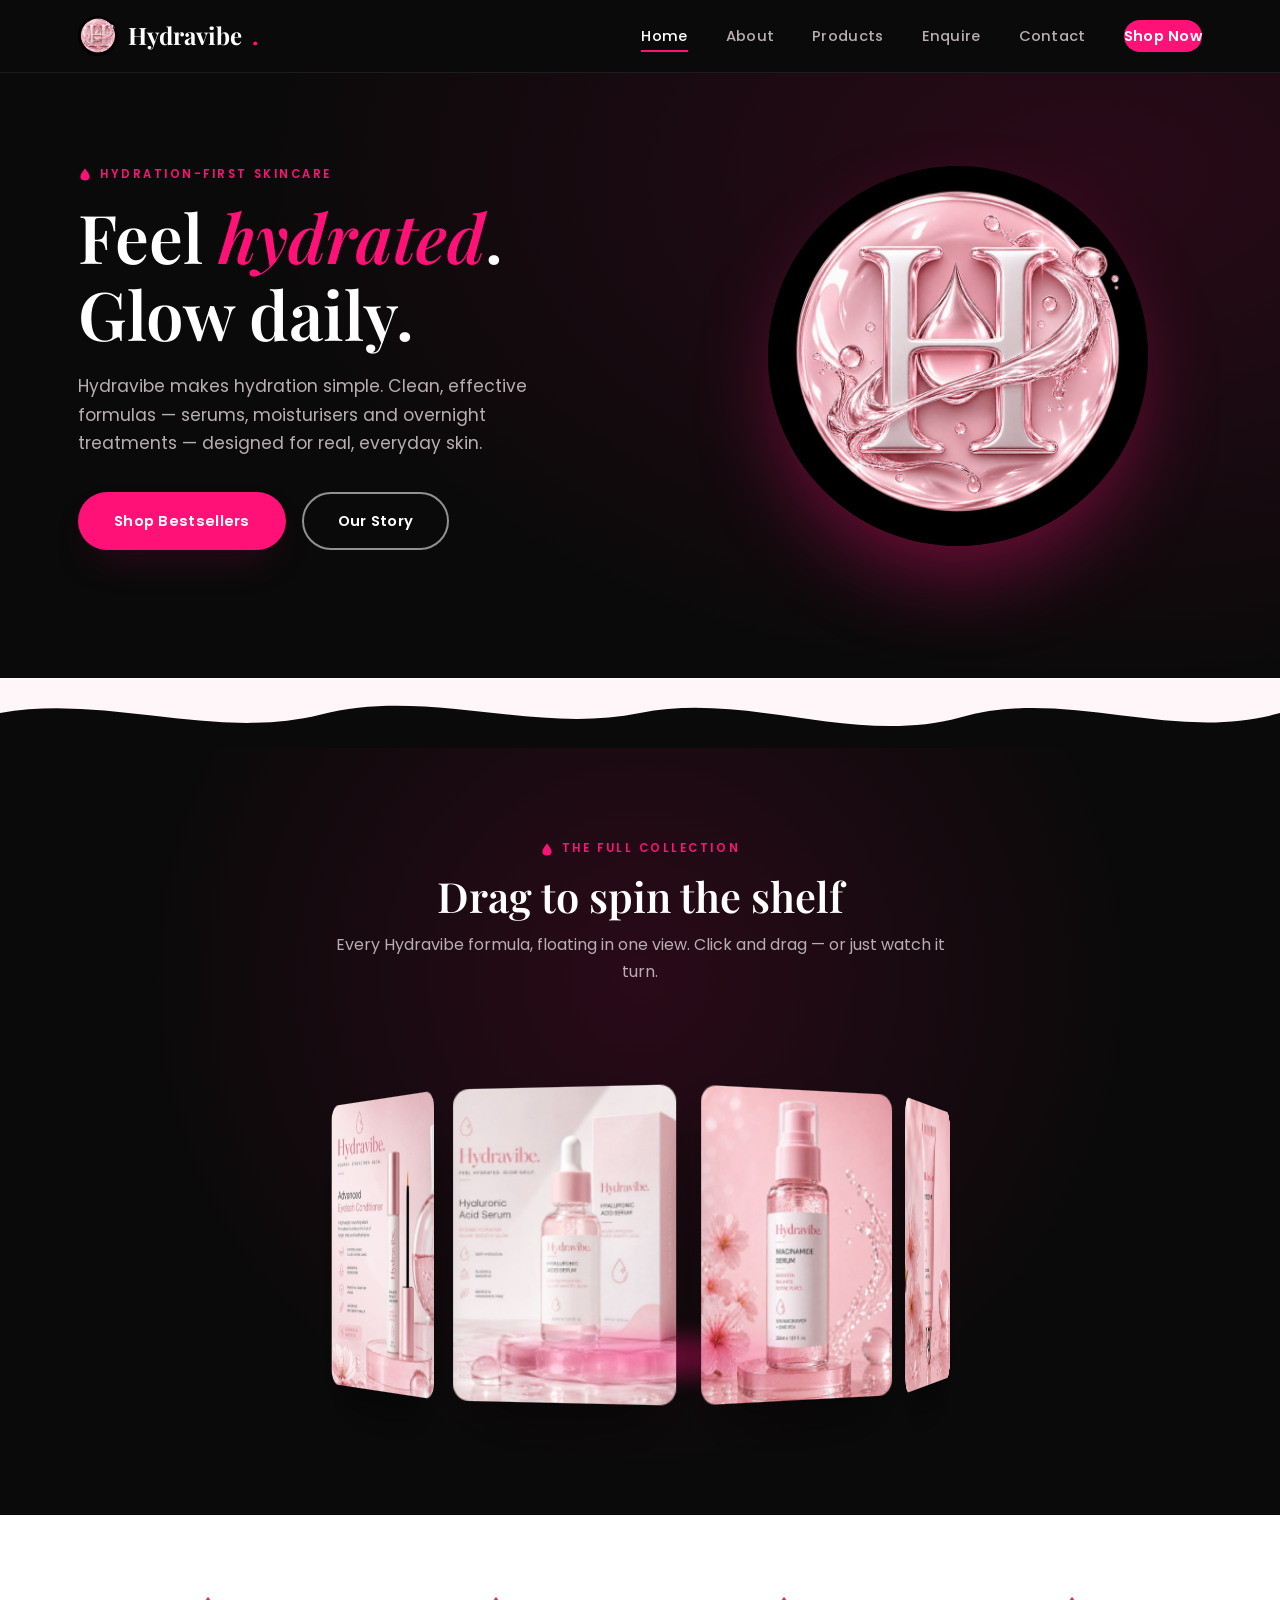
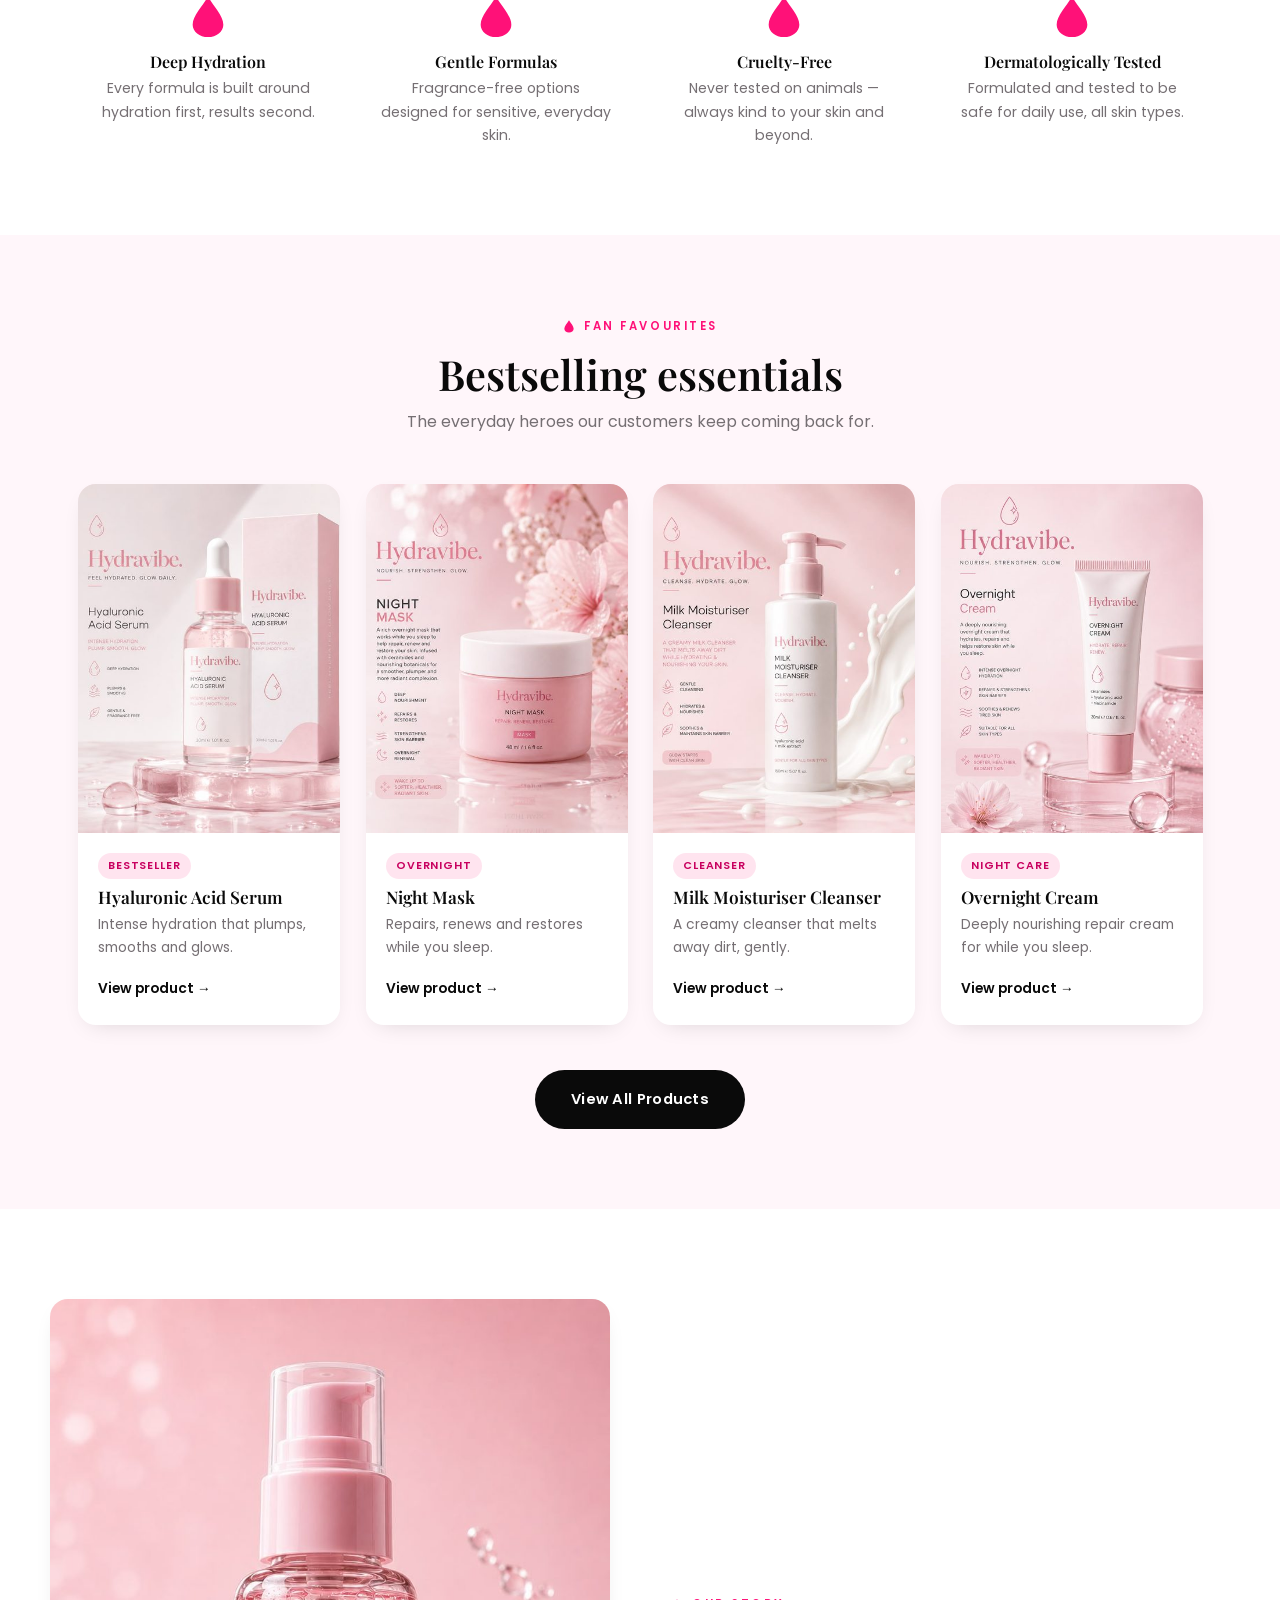
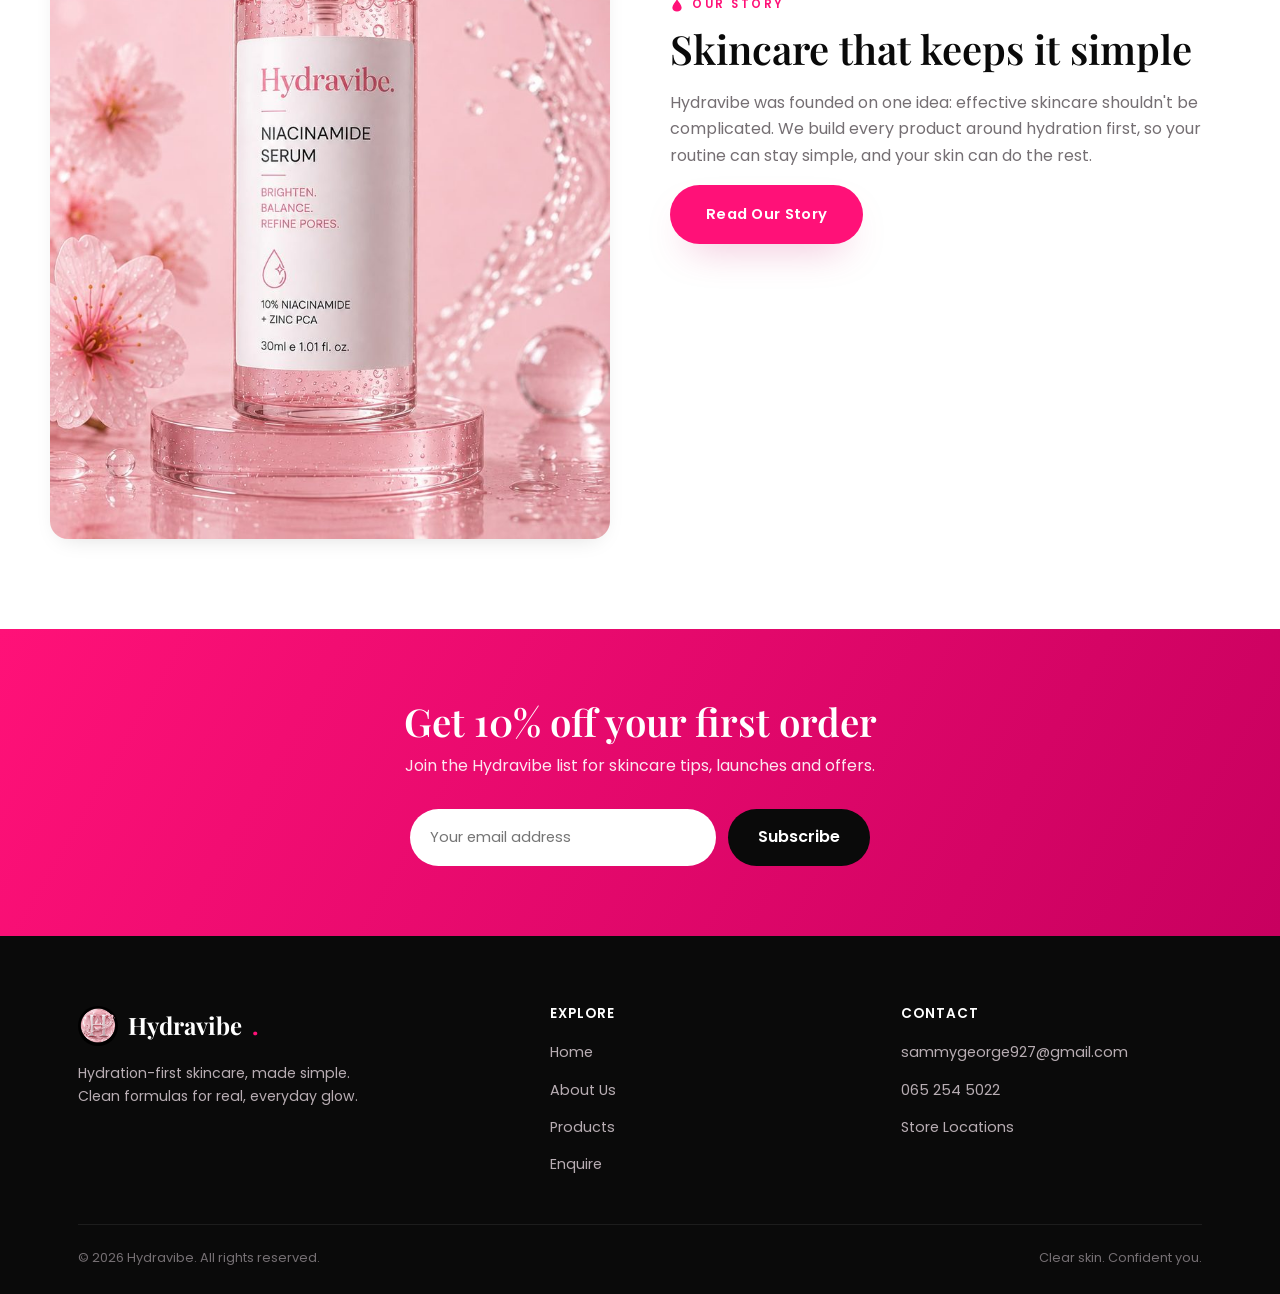
<file: index.html>
<!DOCTYPE html>
<html lang="en">
<head>
<meta charset="UTF-8">
<meta name="viewport" content="width=device-width, initial-scale=1.0">
<title>Hydravibe | Feel Hydrated. Glow Daily.</title>
<meta name="description" content="Hydravibe is a hydration-first skincare brand. Shop serums, moisturisers and overnight treatments made to help your skin glow every day.">
<link rel="icon" type="image/jpeg" href="images/logo.jpg">
<link rel="stylesheet" href="css/style.css">
</head>
<body>

<!-- ===== HEADER ===== -->
<header class="site-header">
  <nav class="nav">
    <a href="index.html" class="logo">
      <img src="images/logo.jpg" alt="Hydravibe logo">
      Hydravibe<span>.</span>
    </a>
    <ul class="nav-links">
      <li><a href="index.html">Home</a></li>
      <li><a href="about.html">About</a></li>
      <li><a href="products.html">Products</a></li>
      <li><a href="enquiry.html">Enquire</a></li>
      <li><a href="contact.html">Contact</a></li>
      <li><a href="products.html" class="nav-cta">Shop Now</a></li>
    </ul>
    <button class="nav-toggle" aria-label="Toggle menu">
      <span></span><span></span><span></span>
    </button>
  </nav>
</header>

<!-- ===== HERO ===== -->
<section class="hero">
  <div class="hero-inner">
    <div class="hero-copy">
      <span class="eyebrow">Hydration-First Skincare</span>
      <h1>Feel <em>hydrated</em>.<br>Glow daily.</h1>
      <p class="lead">Hydravibe makes hydration simple. Clean, effective formulas — serums, moisturisers and overnight treatments — designed for real, everyday skin.</p>
      <div class="hero-actions">
        <a href="products.html" class="btn btn-primary">Shop Bestsellers</a>
        <a href="about.html" class="btn btn-outline">Our Story</a>
      </div>
    </div>
    <div class="hero-art">
      <picture>
        <source media="(max-width: 720px)" srcset="images/logo-480w.jpg">
        <source media="(min-width: 721px)" srcset="images/logo-800w.jpg">
        <img src="images/logo-800w.jpg" alt="Hydravibe droplet emblem" width="800" height="800">
      </picture>
    </div>
  </div>
  <div class="drip-divider">
    <svg viewBox="0 0 1200 80" preserveAspectRatio="none" xmlns="http://www.w3.org/2000/svg">
      <path d="M0,0 L1200,0 L1200,40 C1100,75 1000,10 900,45 C800,78 700,15 600,40 C500,65 400,10 300,42 C200,72 100,18 0,40 Z" fill="#fff6fa"></path>
    </svg>
  </div>
</section>

<!-- ===== 3D PRODUCT SHOWCASE ===== -->
<section class="showcase3d">
  <div class="container">
    <div class="section-head">
      <span class="eyebrow" style="color:var(--hot-pink);">The Full Collection</span>
      <h2 style="color:var(--white);">Drag to spin the shelf</h2>
      <p style="color:var(--grey-light);">Every Hydravibe formula, floating in one view. Click and drag — or just watch it turn.</p>
    </div>
  </div>
  <div class="showcase3d-stage" id="showcase3d-stage">
    <div class="showcase3d-carousel" id="showcase3d-carousel">
      <div class="showcase3d-item"><img src="images/hyaluronic-acid-serum-480w.jpg" alt="Hyaluronic Acid Serum" draggable="false"></div>
      <div class="showcase3d-item"><img src="images/niacinamide-serum-480w.jpg" alt="Niacinamide Serum" draggable="false"></div>
      <div class="showcase3d-item"><img src="images/eye-serum-480w.jpg" alt="Eye Serum" draggable="false"></div>
      <div class="showcase3d-item"><img src="images/milk-moisturiser-480w.jpg" alt="Milk Moisturiser Cleanser" draggable="false"></div>
      <div class="showcase3d-item"><img src="images/salicylic-acid-toner-480w.jpg" alt="Salicylic Acid Exfoliating Toner" draggable="false"></div>
      <div class="showcase3d-item"><img src="images/acne-spray-480w.jpg" alt="Acne Spray Treatment" draggable="false"></div>
      <div class="showcase3d-item"><img src="images/night-mask-480w.jpg" alt="Night Mask" draggable="false"></div>
      <div class="showcase3d-item"><img src="images/overnight-cream-480w.jpg" alt="Overnight Cream" draggable="false"></div>
      <div class="showcase3d-item"><img src="images/eyelash-conditioner-480w.jpg" alt="Advanced Eyelash Conditioner" draggable="false"></div>
    </div>
    <div class="showcase3d-floor"></div>
  </div>
</section>

<!-- ===== VALUES STRIP ===== -->
<section class="values">
  <div class="container values-grid reveal-stagger">
    <div class="value-item">
      <div class="icon"></div>
      <h4>Deep Hydration</h4>
      <p>Every formula is built around hydration first, results second.</p>
    </div>
    <div class="value-item">
      <div class="icon"></div>
      <h4>Gentle Formulas</h4>
      <p>Fragrance-free options designed for sensitive, everyday skin.</p>
    </div>
    <div class="value-item">
      <div class="icon"></div>
      <h4>Cruelty-Free</h4>
      <p>Never tested on animals — always kind to your skin and beyond.</p>
    </div>
    <div class="value-item">
      <div class="icon"></div>
      <h4>Dermatologically Tested</h4>
      <p>Formulated and tested to be safe for daily use, all skin types.</p>
    </div>
  </div>
</section>

<!-- ===== BESTSELLERS ===== -->
<section class="products">
  <div class="container">
    <div class="section-head">
      <span class="eyebrow">Fan Favourites</span>
      <h2>Bestselling essentials</h2>
      <p>The everyday heroes our customers keep coming back for.</p>
    </div>
    <div class="product-grid reveal-stagger">
      <div class="product-card">
        <div class="thumb"><img src="images/hyaluronic-acid-serum-800w.jpg" srcset="images/hyaluronic-acid-serum-480w.jpg 480w, images/hyaluronic-acid-serum-800w.jpg 800w, images/hyaluronic-acid-serum.jpg 1122w" sizes="(max-width: 560px) 100vw, (max-width: 900px) 50vw, 280px" alt="Hyaluronic Acid Serum" loading="lazy"></div>
        <div class="info">
          <span class="tag">Bestseller</span>
          <h3>Hyaluronic Acid Serum</h3>
          <p class="desc">Intense hydration that plumps, smooths and glows.</p>
          <a href="products.html" class="enquire">View product →</a>
        </div>
      </div>
      <div class="product-card">
        <div class="thumb"><img src="images/night-mask-800w.jpg" srcset="images/night-mask-480w.jpg 480w, images/night-mask-800w.jpg 800w, images/night-mask.jpg 1122w" sizes="(max-width: 560px) 100vw, (max-width: 900px) 50vw, 280px" alt="Night Mask" loading="lazy"></div>
        <div class="info">
          <span class="tag">Overnight</span>
          <h3>Night Mask</h3>
          <p class="desc">Repairs, renews and restores while you sleep.</p>
          <a href="products.html" class="enquire">View product →</a>
        </div>
      </div>
      <div class="product-card">
        <div class="thumb"><img src="images/milk-moisturiser-800w.jpg" srcset="images/milk-moisturiser-480w.jpg 480w, images/milk-moisturiser-800w.jpg 800w, images/milk-moisturiser.jpg 1122w" sizes="(max-width: 560px) 100vw, (max-width: 900px) 50vw, 280px" alt="Milk Moisturiser Cleanser" loading="lazy"></div>
        <div class="info">
          <span class="tag">Cleanser</span>
          <h3>Milk Moisturiser Cleanser</h3>
          <p class="desc">A creamy cleanser that melts away dirt, gently.</p>
          <a href="products.html" class="enquire">View product →</a>
        </div>
      </div>
      <div class="product-card">
        <div class="thumb"><img src="images/overnight-cream-800w.jpg" srcset="images/overnight-cream-480w.jpg 480w, images/overnight-cream-800w.jpg 800w, images/overnight-cream.jpg 1024w" sizes="(max-width: 560px) 100vw, (max-width: 900px) 50vw, 280px" alt="Overnight Cream" loading="lazy"></div>
        <div class="info">
          <span class="tag">Night Care</span>
          <h3>Overnight Cream</h3>
          <p class="desc">Deeply nourishing repair cream for while you sleep.</p>
          <a href="products.html" class="enquire">View product →</a>
        </div>
      </div>
    </div>
    <div class="view-all-wrap">
      <a href="products.html" class="btn btn-dark">View All Products</a>
    </div>
  </div>
</section>

<!-- ===== STORY TEASER ===== -->
<section class="container split reveal">
  <div class="art">
    <picture>
      <source media="(max-width: 720px)" srcset="images/niacinamide-serum-480w.jpg">
      <source media="(min-width: 721px)" srcset="images/niacinamide-serum-800w.jpg">
      <img src="images/niacinamide-serum-800w.jpg" alt="Hydravibe Niacinamide Serum" width="800" height="1200" loading="lazy">
    </picture>
  </div>
  <div class="text">
    <span class="eyebrow">Our Story</span>
    <h2>Skincare that keeps it simple</h2>
    <p>Hydravibe was founded on one idea: effective skincare shouldn't be complicated. We build every product around hydration first, so your routine can stay simple, and your skin can do the rest.</p>
    <a href="about.html" class="btn btn-primary">Read Our Story</a>
  </div>
</section>

<!-- ===== NEWSLETTER ===== -->
<section class="newsletter reveal">
  <div class="container">
    <h2>Get 10% off your first order</h2>
    <p>Join the Hydravibe list for skincare tips, launches and offers.</p>
    <form class="newsletter-form" data-demo-form>
      <input type="email" placeholder="Your email address" required>
      <button type="submit">Subscribe</button>
    </form>
  </div>
</section>

<!-- ===== FOOTER ===== -->
<footer class="site-footer">
  <div class="container">
    <div class="footer-grid">
      <div class="footer-brand">
        <a href="index.html" class="logo">
          <img src="images/logo.jpg" alt="Hydravibe logo">
          Hydravibe<span>.</span>
        </a>
        <p>Hydration-first skincare, made simple. Clean formulas for real, everyday glow.</p>
      </div>
      <div class="footer-col">
        <h4>Explore</h4>
        <ul>
          <li><a href="index.html">Home</a></li>
          <li><a href="about.html">About Us</a></li>
          <li><a href="products.html">Products</a></li>
          <li><a href="enquiry.html">Enquire</a></li>
        </ul>
      </div>
      <div class="footer-col">
        <h4>Contact</h4>
        <ul>
          <li><a href="mailto:sammygeorge927@gmail.com">sammygeorge927@gmail.com</a></li>
          <li><a href="tel:0652545022">065 254 5022</a></li>
          <li><a href="contact.html">Store Locations</a></li>
        </ul>
      </div>
    </div>
    <div class="footer-bottom">
      <span>© 2026 Hydravibe. All rights reserved.</span>
      <span>Clear skin. Confident you.</span>
    </div>
  </div>
</footer>

<script src="js/script.js"></script>
</body>
</html>
</file>
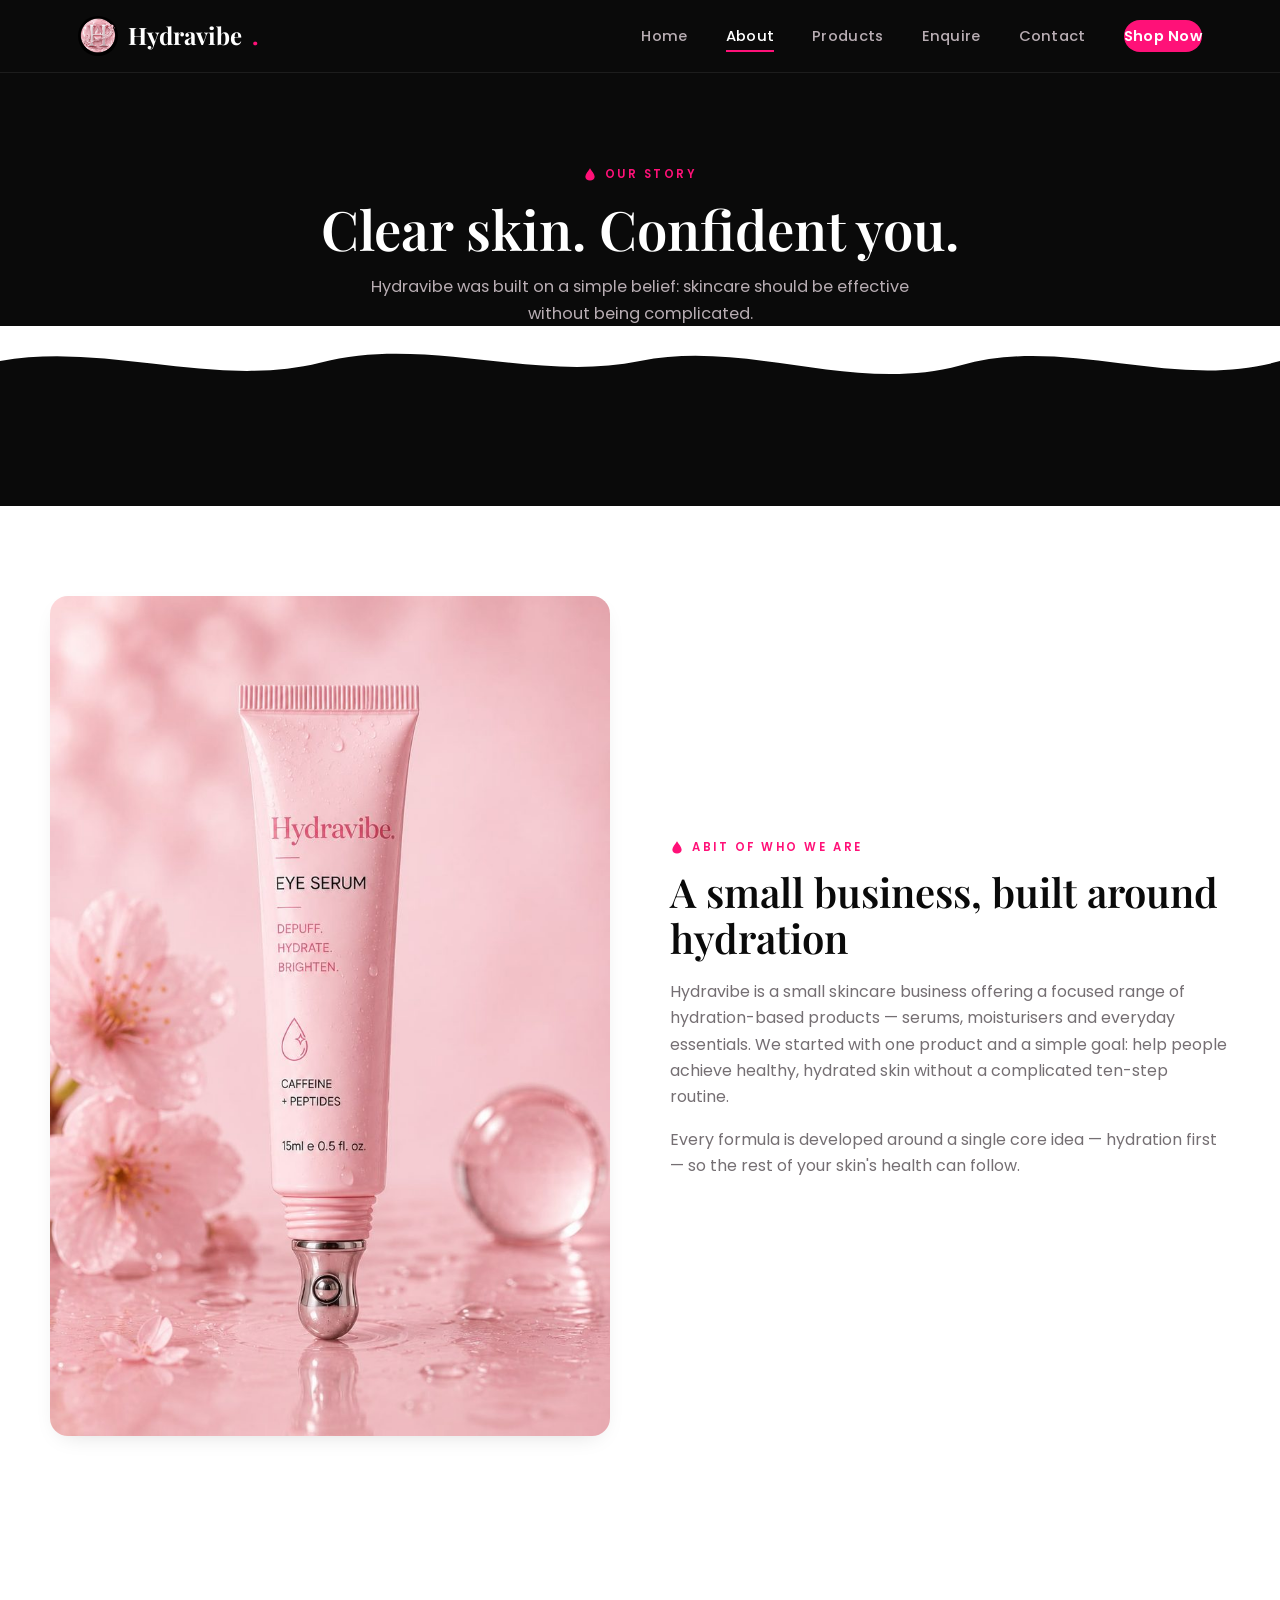
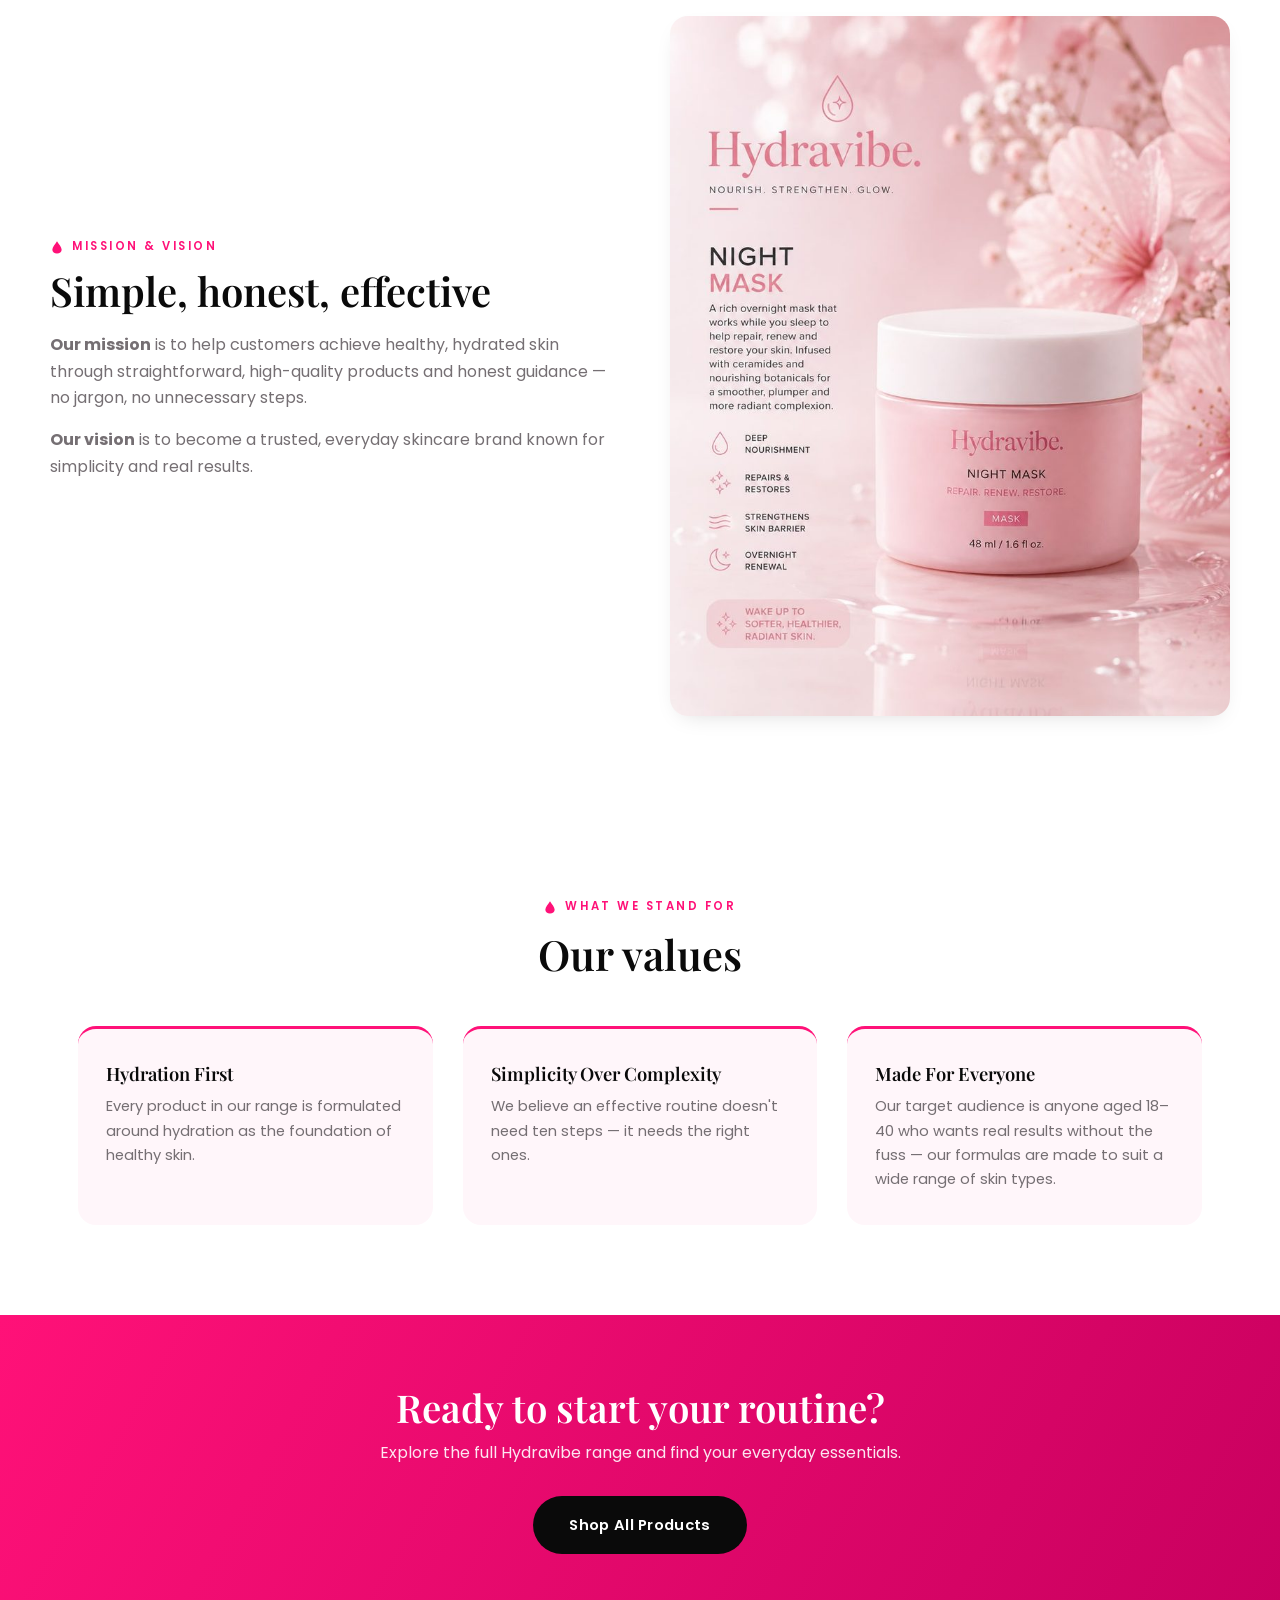
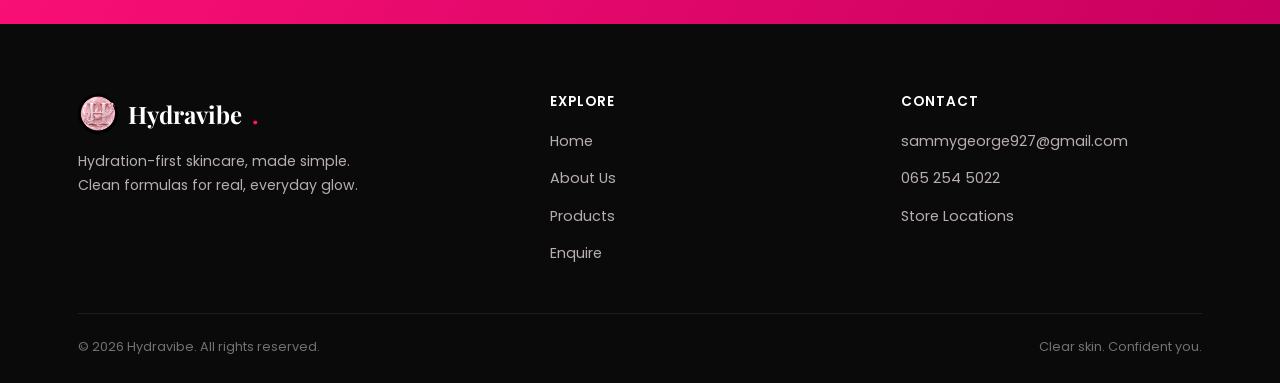
<file: about.html>
<!DOCTYPE html>
<html lang="en">
<head>
<meta charset="UTF-8">
<meta name="viewport" content="width=device-width, initial-scale=1.0">
<title>About Us | Hydravibe</title>
<meta name="description" content="Learn about Hydravibe's mission, vision and the story behind our hydration-first skincare brand.">
<link rel="icon" type="image/jpeg" href="images/logo.jpg">
<link rel="stylesheet" href="css/style.css">
</head>
<body>

<header class="site-header">
  <nav class="nav">
    <a href="index.html" class="logo">
      <img src="images/logo.jpg" alt="Hydravibe logo">
      Hydravibe<span>.</span>
    </a>
    <ul class="nav-links">
      <li><a href="index.html">Home</a></li>
      <li><a href="about.html">About</a></li>
      <li><a href="products.html">Products</a></li>
      <li><a href="enquiry.html">Enquire</a></li>
      <li><a href="contact.html">Contact</a></li>
      <li><a href="products.html" class="nav-cta">Shop Now</a></li>
    </ul>
    <button class="nav-toggle" aria-label="Toggle menu">
      <span></span><span></span><span></span>
    </button>
  </nav>
</header>

<section class="page-hero">
  <span class="eyebrow">Our Story</span>
  <h1>Clear skin. Confident you.</h1>
  <p>Hydravibe was built on a simple belief: skincare should be effective without being complicated.</p>
  <div class="drip-divider">
    <svg viewBox="0 0 1200 80" preserveAspectRatio="none" xmlns="http://www.w3.org/2000/svg">
      <path d="M0,0 L1200,0 L1200,40 C1100,75 1000,10 900,45 C800,78 700,15 600,40 C500,65 400,10 300,42 C200,72 100,18 0,40 Z" fill="#ffffff"></path>
    </svg>
  </div>
</section>

<section class="container split reveal">
  <div class="art">
    <picture>
      <source media="(max-width: 720px)" srcset="images/eye-serum-480w.jpg">
      <source media="(min-width: 721px)" srcset="images/eye-serum-800w.jpg">
      <img src="images/eye-serum-800w.jpg" alt="Hydravibe Eye Serum" width="800" height="1200" loading="lazy">
    </picture>
  </div>
  <div class="text">
    <span class="eyebrow">Abit of who we are</span>
    <h2>A small business, built around hydration</h2>
    <p>Hydravibe is a small skincare business offering a focused range of hydration-based products — serums, moisturisers and everyday essentials. We started with one product and a simple goal: help people achieve healthy, hydrated skin without a complicated ten-step routine.</p>
    <p>Every formula is developed around a single core idea — hydration first — so the rest of your skin's health can follow.</p>
  </div>
</section>

<section class="container split reverse reveal">
  <div class="art">
    <picture>
      <source media="(max-width: 720px)" srcset="images/night-mask-480w.jpg">
      <source media="(min-width: 721px)" srcset="images/night-mask-800w.jpg">
      <img src="images/night-mask-800w.jpg" alt="Hydravibe Night Mask" width="800" height="1000" loading="lazy">
    </picture>
  </div>
  <div class="text">
    <span class="eyebrow">Mission & Vision</span>
    <h2>Simple, honest, effective</h2>
    <p><strong>Our mission</strong> is to help customers achieve healthy, hydrated skin through straightforward, high-quality products and honest guidance — no jargon, no unnecessary steps.</p>
    <p><strong>Our vision</strong> is to become a trusted, everyday skincare brand known for simplicity and real results.</p>
  </div>
</section>

<section class="about-values">
  <div class="container">
    <div class="section-head">
      <span class="eyebrow">What We Stand For</span>
      <h2>Our values</h2>
    </div>
    <div class="about-values-grid reveal-stagger">
      <div class="about-card">
        <h3>Hydration First</h3>
        <p>Every product in our range is formulated around hydration as the foundation of healthy skin.</p>
      </div>
      <div class="about-card">
        <h3>Simplicity Over Complexity</h3>
        <p>We believe an effective routine doesn't need ten steps — it needs the right ones.</p>
      </div>
      <div class="about-card">
        <h3>Made For Everyone</h3>
        <p>Our target audience is anyone aged 18–40 who wants real results without the fuss — our formulas are made to suit a wide range of skin types.</p>
      </div>
    </div>
  </div>
</section>

<section class="newsletter">
  <div class="container">
    <h2>Ready to start your routine?</h2>
    <p>Explore the full Hydravibe range and find your everyday essentials.</p>
    <a href="products.html" class="btn btn-dark">Shop All Products</a>
  </div>
</section>

<footer class="site-footer">
  <div class="container">
    <div class="footer-grid">
      <div class="footer-brand">
        <a href="index.html" class="logo">
          <img src="images/logo.jpg" alt="Hydravibe logo">
          Hydravibe<span>.</span>
        </a>
        <p>Hydration-first skincare, made simple. Clean formulas for real, everyday glow.</p>
      </div>
      <div class="footer-col">
        <h4>Explore</h4>
        <ul>
          <li><a href="index.html">Home</a></li>
          <li><a href="about.html">About Us</a></li>
          <li><a href="products.html">Products</a></li>
          <li><a href="enquiry.html">Enquire</a></li>
        </ul>
      </div>
      <div class="footer-col">
        <h4>Contact</h4>
        <ul>
          <li><a href="mailto:sammygeorge927@gmail.com">sammygeorge927@gmail.com</a></li>
          <li><a href="tel:0652545022">065 254 5022</a></li>
          <li><a href="contact.html">Store Locations</a></li>
        </ul>
      </div>
    </div>
    <div class="footer-bottom">
      <span>© 2026 Hydravibe. All rights reserved.</span>
      <span>Clear skin. Confident you.</span>
    </div>
  </div>
</footer>

<script src="js/script.js"></script>
</body>
</html>
</file>
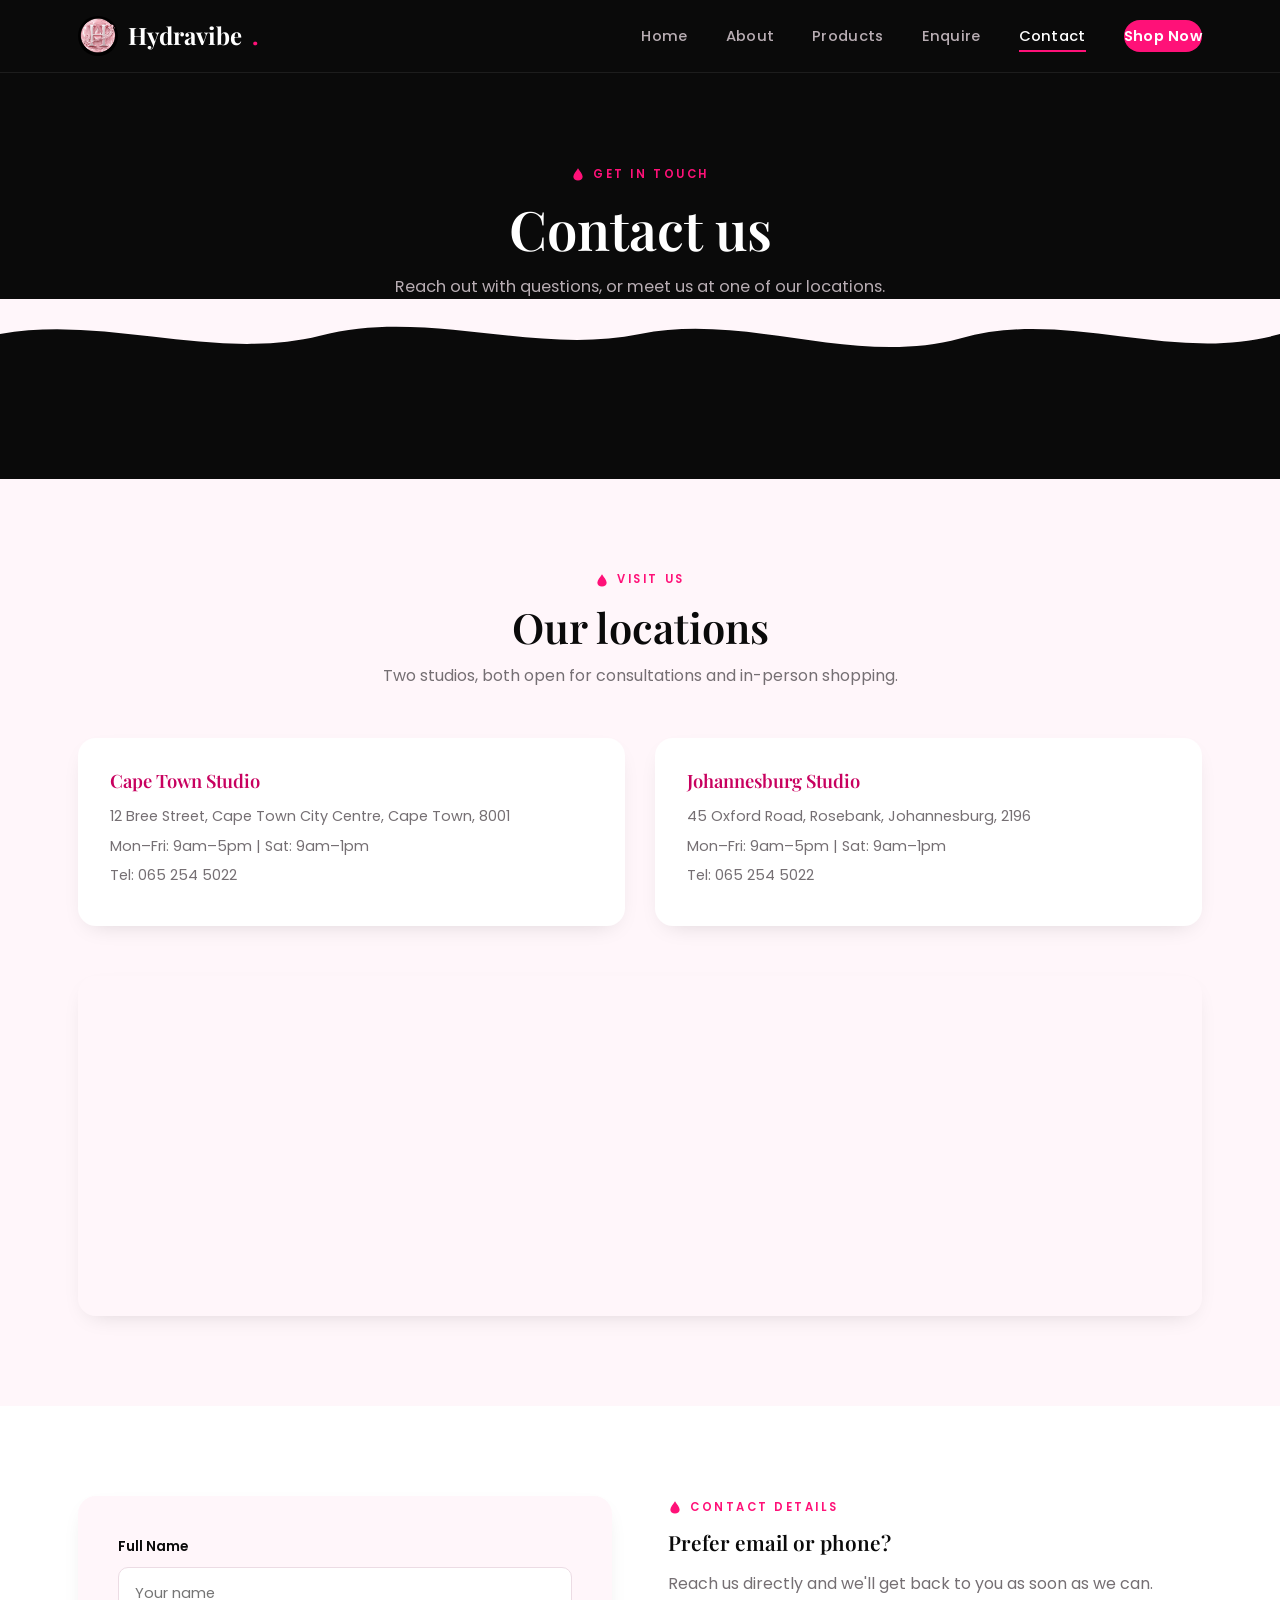
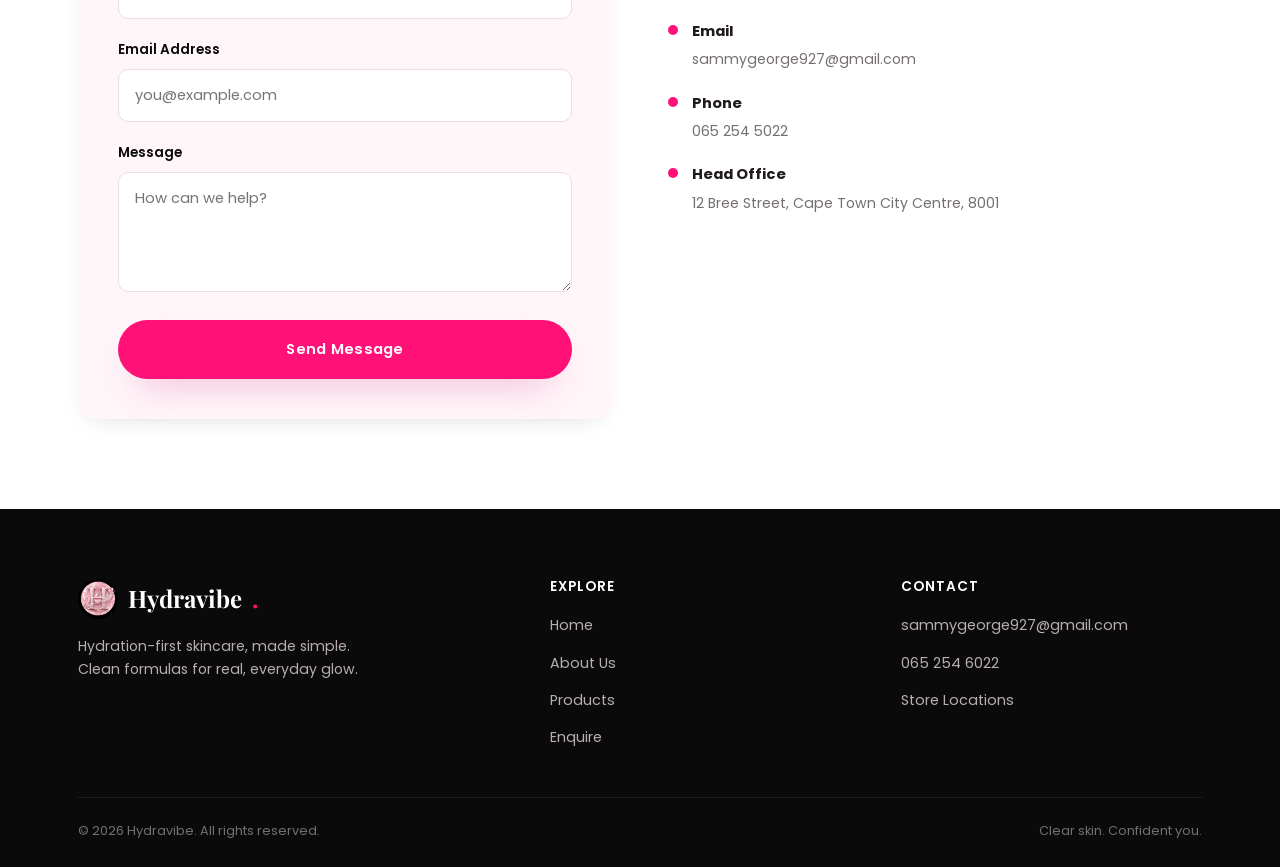
<file: contact.html>
<!DOCTYPE html>
<html lang="en">
<head>
<meta charset="UTF-8">
<meta name="viewport" content="width=device-width, initial-scale=1.0">
<title>Contact Us | Hydravibe</title>
<meta name="description" content="Get in touch with Hydravibe or visit one of our store locations.">
<link rel="icon" type="image/jpeg" href="images/logo.jpg">
<link rel="stylesheet" href="css/style.css">
</head>
<body>

<header class="site-header">
  <nav class="nav">
    <a href="index.html" class="logo">
      <img src="images/logo.jpg" alt="Hydravibe logo">
      Hydravibe<span>.</span>
    </a>
    <ul class="nav-links">
      <li><a href="index.html">Home</a></li>
      <li><a href="about.html">About</a></li>
      <li><a href="products.html">Products</a></li>
      <li><a href="enquiry.html">Enquire</a></li>
      <li><a href="contact.html">Contact</a></li>
      <li><a href="products.html" class="nav-cta">Shop Now</a></li>
    </ul>
    <button class="nav-toggle" aria-label="Toggle menu">
      <span></span><span></span><span></span>
    </button>
  </nav>
</header>

<section class="page-hero">
  <span class="eyebrow">Get In Touch</span>
  <h1>Contact us</h1>
  <p>Reach out with questions, or meet us at one of our locations.</p>
  <div class="drip-divider">
    <svg viewBox="0 0 1200 80" preserveAspectRatio="none" xmlns="http://www.w3.org/2000/svg">
      <path d="M0,0 L1200,0 L1200,40 C1100,75 1000,10 900,45 C800,78 700,15 600,40 C500,65 400,10 300,42 C200,72 100,18 0,40 Z" fill="#fff6fa"></path>
    </svg>
  </div>
</section>

<section class="locations">
  <div class="container">
    <div class="section-head">
      <span class="eyebrow">Visit Us</span>
      <h2>Our locations</h2>
      <p>Two studios, both open for consultations and in-person shopping.</p>
    </div>
    <div class="locations-grid reveal-stagger">
      <div class="location-card">
        <h3>Cape Town Studio</h3>
        <p>12 Bree Street, Cape Town City Centre, Cape Town, 8001</p>
        <p>Mon–Fri: 9am–5pm | Sat: 9am–1pm</p>
        <p>Tel: 065 254 5022</p>
      </div>
      <div class="location-card">
        <h3>Johannesburg Studio</h3>
        <p>45 Oxford Road, Rosebank, Johannesburg, 2196</p>
        <p>Mon–Fri: 9am–5pm | Sat: 9am–1pm</p>
        <p>Tel: 065 254 5022</p>
      </div>
    </div>

    <div class="map-embed reveal">
      <iframe
        src="https://www.openstreetmap.org/export/embed.html?bbox=18.40%2C-33.94%2C18.44%2C-33.91&layer=mapnik&marker=-33.925%2C18.42"
        title="Hydravibe Cape Town Studio map">
      </iframe>
    </div>
  </div>
</section>

<section class="form-section">
  <div class="container form-wrap reveal">
    <div class="form-card">
      <form data-demo-form>
        <div class="form-group">
          <label for="cname">Full Name</label>
          <input type="text" id="cname" name="name" placeholder="Your name" required>
        </div>
        <div class="form-group">
          <label for="cemail">Email Address</label>
          <input type="email" id="cemail" name="email" placeholder="you@example.com" required>
        </div>
        <div class="form-group">
          <label for="cmessage">Message</label>
          <textarea id="cmessage" name="message" placeholder="How can we help?" required></textarea>
        </div>
        <button type="submit" class="btn btn-primary" style="width:100%;">Send Message</button>
        <p class="form-note" style="display:none; margin-top:14px; font-size:0.85rem; color: var(--hot-pink-deep);"></p>
      </form>
    </div>

    <div class="info-side">
      <span class="eyebrow">Contact Details</span>
      <h3>Prefer email or phone?</h3>
      <p>Reach us directly and we'll get back to you as soon as we can.</p>
      <div class="info-list">
        <div class="row">
          <span class="dot"></span>
          <div><strong>Email</strong><span>sammygeorge927@gmail.com</span></div>
        </div>
        <div class="row">
          <span class="dot"></span>
          <div><strong>Phone</strong><span>065 254 5022</span></div>
        </div>
        <div class="row">
          <span class="dot"></span>
          <div><strong>Head Office</strong><span>12 Bree Street, Cape Town City Centre, 8001</span></div>
        </div>
      </div>
    </div>
  </div>
</section>

<footer class="site-footer">
  <div class="container">
    <div class="footer-grid">
      <div class="footer-brand">
        <a href="index.html" class="logo">
          <img src="images/logo.jpg" alt="Hydravibe logo">
          Hydravibe<span>.</span>
        </a>
        <p>Hydration-first skincare, made simple. Clean formulas for real, everyday glow.</p>
      </div>
      <div class="footer-col">
        <h4>Explore</h4>
        <ul>
          <li><a href="index.html">Home</a></li>
          <li><a href="about.html">About Us</a></li>
          <li><a href="products.html">Products</a></li>
          <li><a href="enquiry.html">Enquire</a></li>
        </ul>
      </div>
      <div class="footer-col">
        <h4>Contact</h4>
        <ul>
          <li><a href="mailto:sammygeorge927@gmail.com">sammygeorge927@gmail.com</a></li>
          <li><a href="tel:0652545022">065 254 6022</a></li>
          <li><a href="contact.html">Store Locations</a></li>
        </ul>
      </div>
    </div>
    <div class="footer-bottom">
      <span>© 2026 Hydravibe. All rights reserved.</span>
      <span>Clear skin. Confident you.</span>
    </div>
  </div>
</footer>

<script src="js/script.js"></script>
</body>
</html>
</file>
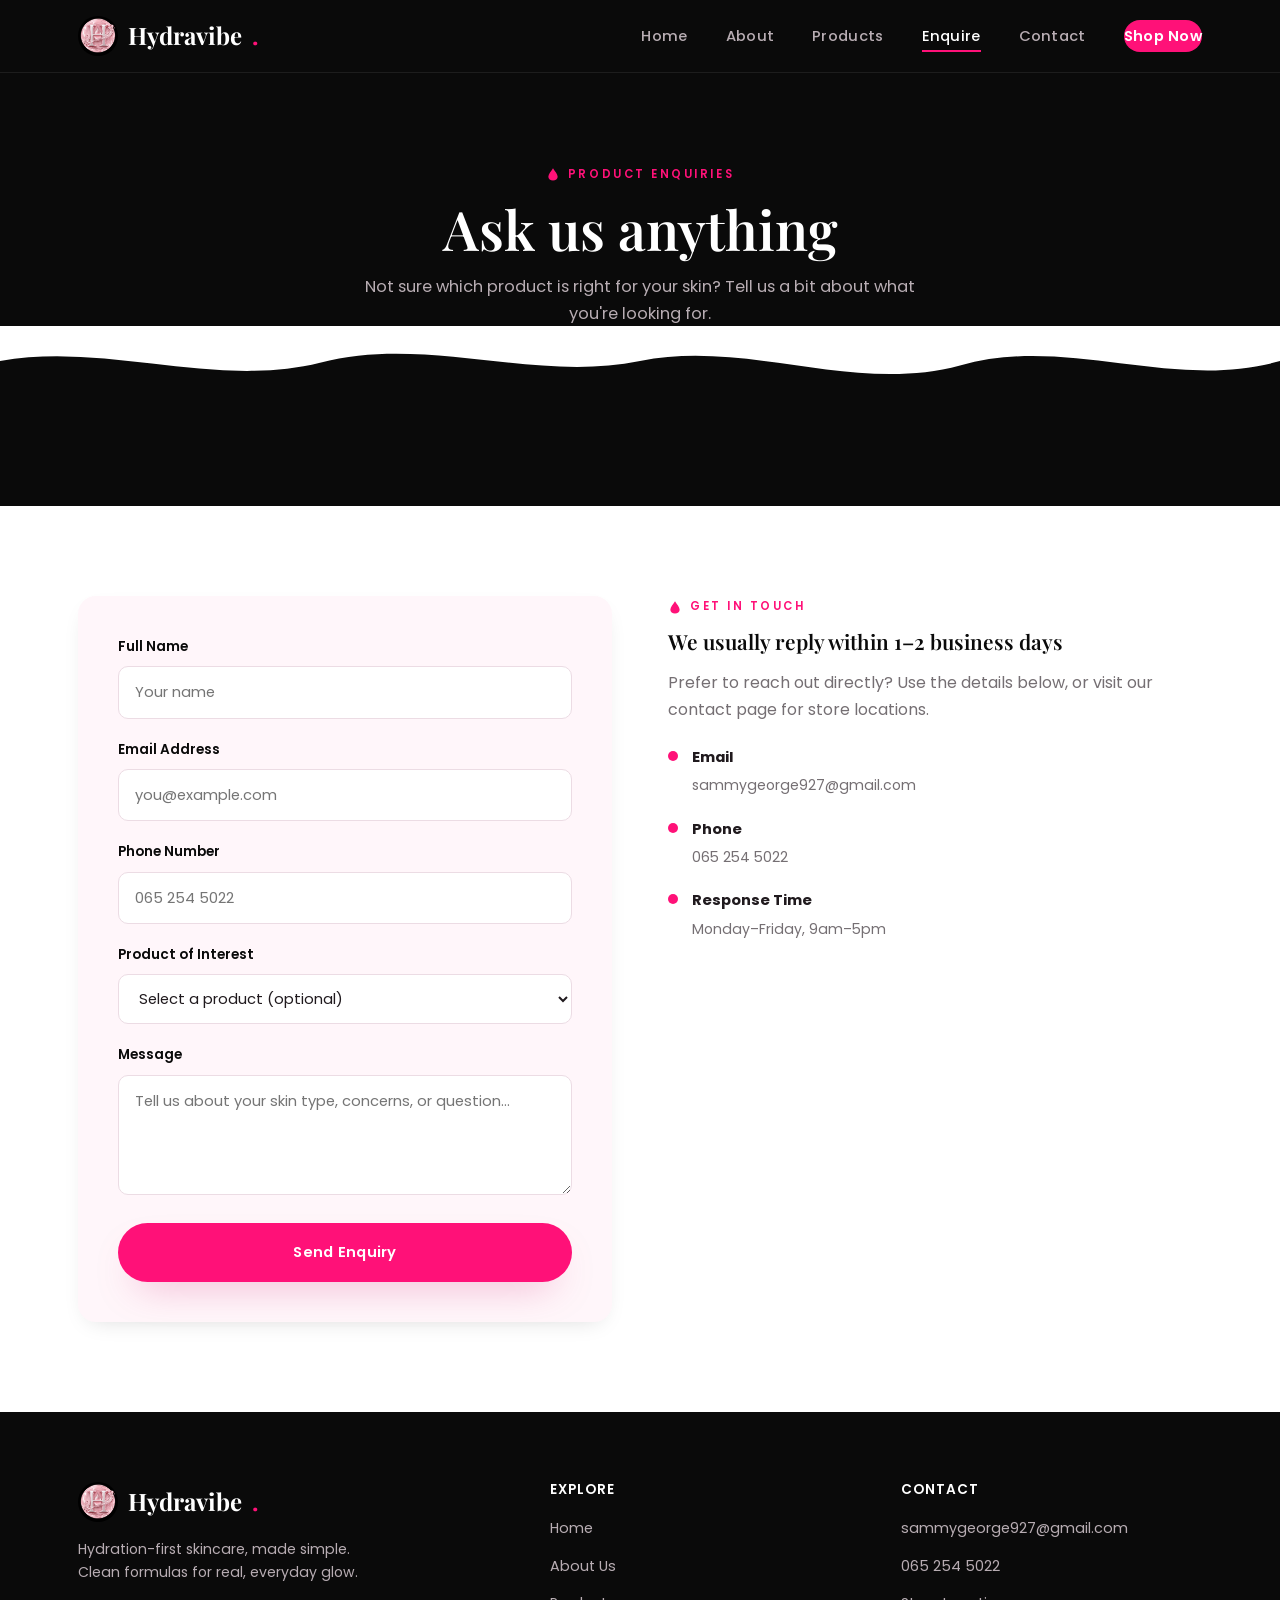
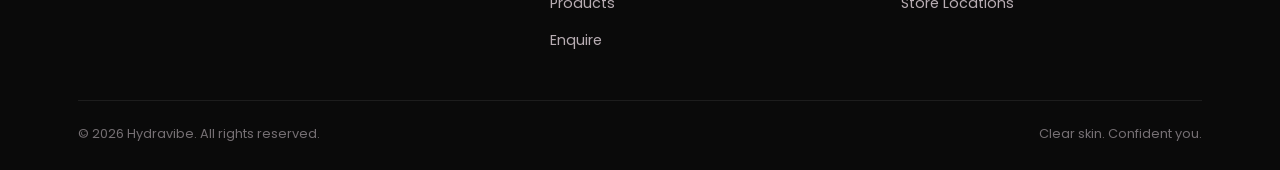
<file: enquiry.html>
<!DOCTYPE html>
<html lang="en">
<head>
<meta charset="UTF-8">
<meta name="viewport" content="width=device-width, initial-scale=1.0">
<title>Enquire | Hydravibe</title>
<meta name="description" content="Have a question about a Hydravibe product? Send us an enquiry and our team will get back to you.">
<link rel="icon" type="image/jpeg" href="images/logo.jpg">
<link rel="stylesheet" href="css/style.css">
</head>
<body>

<header class="site-header">
  <nav class="nav">
    <a href="index.html" class="logo">
      <img src="images/logo.jpg" alt="Hydravibe logo">
      Hydravibe<span>.</span>
    </a>
    <ul class="nav-links">
      <li><a href="index.html">Home</a></li>
      <li><a href="about.html">About</a></li>
      <li><a href="products.html">Products</a></li>
      <li><a href="enquiry.html">Enquire</a></li>
      <li><a href="contact.html">Contact</a></li>
      <li><a href="products.html" class="nav-cta">Shop Now</a></li>
    </ul>
    <button class="nav-toggle" aria-label="Toggle menu">
      <span></span><span></span><span></span>
    </button>
  </nav>
</header>

<section class="page-hero">
  <span class="eyebrow">Product Enquiries</span>
  <h1>Ask us anything</h1>
  <p>Not sure which product is right for your skin? Tell us a bit about what you're looking for.</p>
  <div class="drip-divider">
    <svg viewBox="0 0 1200 80" preserveAspectRatio="none" xmlns="http://www.w3.org/2000/svg">
      <path d="M0,0 L1200,0 L1200,40 C1100,75 1000,10 900,45 C800,78 700,15 600,40 C500,65 400,10 300,42 C200,72 100,18 0,40 Z" fill="#ffffff"></path>
    </svg>
  </div>
</section>

<section class="form-section">
  <div class="container form-wrap reveal">
    <div class="form-card">
      <form data-demo-form>
        <div class="form-group">
          <label for="name">Full Name</label>
          <input type="text" id="name" name="name" placeholder="Your name" required>
        </div>
        <div class="form-group">
          <label for="email">Email Address</label>
          <input type="email" id="email" name="email" placeholder="you@example.com" required>
        </div>
        <div class="form-group">
          <label for="phone">Phone Number</label>
          <input type="tel" id="phone" name="phone" placeholder="065 254 5022">
        </div>
        <div class="form-group">
          <label for="product">Product of Interest</label>
          <select id="product" name="product">
            <option value="">Select a product (optional)</option>
            <option value="hyaluronic-acid-serum">Hyaluronic Acid Serum</option>
            <option value="niacinamide-serum">Niacinamide Serum</option>
            <option value="eye-serum">Eye Serum</option>
            <option value="milk-moisturiser">Milk Moisturiser Cleanser</option>
            <option value="salicylic-acid-toner">Salicylic Acid Exfoliating Toner</option>
            <option value="acne-spray">Acne Spray Treatment</option>
            <option value="night-mask">Night Mask</option>
            <option value="overnight-cream">Overnight Cream</option>
            <option value="eyelash-conditioner">Advanced Eyelash Conditioner</option>
            <option value="other">Other / General Enquiry</option>
          </select>
        </div>
        <div class="form-group">
          <label for="message">Message</label>
          <textarea id="message" name="message" placeholder="Tell us about your skin type, concerns, or question..." required></textarea>
        </div>
        <button type="submit" class="btn btn-primary" style="width:100%;">Send Enquiry</button>
        <p class="form-note" style="display:none; margin-top:14px; font-size:0.85rem; color: var(--hot-pink-deep);"></p>
      </form>
    </div>

    <div class="info-side">
      <span class="eyebrow">Get In Touch</span>
      <h3>We usually reply within 1–2 business days</h3>
      <p>Prefer to reach out directly? Use the details below, or visit our contact page for store locations.</p>
      <div class="info-list">
        <div class="row">
          <span class="dot"></span>
          <div><strong>Email</strong><span>sammygeorge927@gmail.com</span></div>
        </div>
        <div class="row">
          <span class="dot"></span>
          <div><strong>Phone</strong><span>065 254 5022</span></div>
        </div>
        <div class="row">
          <span class="dot"></span>
          <div><strong>Response Time</strong><span>Monday–Friday, 9am–5pm</span></div>
        </div>
      </div>
    </div>
  </div>
</section>

<footer class="site-footer">
  <div class="container">
    <div class="footer-grid">
      <div class="footer-brand">
        <a href="index.html" class="logo">
          <img src="images/logo.jpg" alt="Hydravibe logo">
          Hydravibe<span>.</span>
        </a>
        <p>Hydration-first skincare, made simple. Clean formulas for real, everyday glow.</p>
      </div>
      <div class="footer-col">
        <h4>Explore</h4>
        <ul>
          <li><a href="index.html">Home</a></li>
          <li><a href="about.html">About Us</a></li>
          <li><a href="products.html">Products</a></li>
          <li><a href="enquiry.html">Enquire</a></li>
        </ul>
      </div>
      <div class="footer-col">
        <h4>Contact</h4>
        <ul>
          <li><a href="mailto:sammygeorge927@gmail.com">sammygeorge927@gmail.com</a></li>
          <li><a href="tel:0652545022">065 254 5022</a></li>
          <li><a href="contact.html">Store Locations</a></li>
        </ul>
      </div>
    </div>
    <div class="footer-bottom">
      <span>© 2026 Hydravibe. All rights reserved.</span>
      <span>Clear skin. Confident you.</span>
    </div>
  </div>
</footer>

<script src="js/script.js"></script>
</body>
</html>
</file>
<file: css/style.css>
/* ============================================
   HYDRAVIBE — Design Tokens
   Black + Hot Pink skincare identity
   ============================================ */
@import url('https://fonts.googleapis.com/css2?family=Playfair+Display:ital,wght@0,500;0,600;0,700;1,500&family=Poppins:wght@300;400;500;600;700&display=swap');

:root {
  --black: #0a0a0a;
  --black-soft: #171417;
  --hot-pink: #ff1178;
  --hot-pink-deep: #c8005f;
  --pink-tint: #ffe4ef;
  --pink-pale: #fff6fa;
  --white: #ffffff;
  --ink: #201a1e;
  --grey: #756f73;
  --grey-light: #b8adb3;

  --font-display: 'Playfair Display', Georgia, serif;
  --font-body: 'Poppins', 'Segoe UI', sans-serif;

  --radius: 18px;
  --shadow-card: 0 18px 40px -18px rgba(200, 0, 95, 0.35);
  --shadow-soft: 0 8px 24px -12px rgba(10, 10, 10, 0.18);
}

/* ---------- CSS Reset ----------
   Minimal reset so the site looks consistent across
   Chrome, Firefox, Edge and Safari before our own styles apply. */
* { margin: 0; padding: 0; box-sizing: border-box; }

html {
  scroll-behavior: smooth;
  font-size: 100%; /* 1rem = 16px by default; all rem values below scale from this */
  -webkit-text-size-adjust: 100%;
}

body {
  font-family: var(--font-body);
  color: var(--ink);
  background: var(--white);
  line-height: 1.65;
  overflow-x: hidden;
}

button, input, select, textarea { font: inherit; }

img, picture { max-width: 100%; height: auto; display: block; }

a { text-decoration: none; color: inherit; }

ul { list-style: none; }

.container {
  width: 100%;
  max-width: 1180px;
  margin: 0 auto;
  padding: 0 28px;
}

h1, h2, h3, h4 {
  font-family: var(--font-display);
  font-weight: 600;
  color: var(--black);
  line-height: 1.15;
}

.eyebrow {
  display: inline-flex;
  align-items: center;
  gap: 8px;
  font-size: 0.72rem;
  letter-spacing: 0.22em;
  text-transform: uppercase;
  font-weight: 600;
  color: var(--hot-pink);
  margin-bottom: 14px;
}

.eyebrow::before {
  content: "";
  width: 14px;
  height: 14px;
  background-image: url("data:image/svg+xml,%3Csvg xmlns='http://www.w3.org/2000/svg' viewBox='0 0 24 24'%3E%3Cpath fill='%23ff1178' d='M12 2C9 7 4 12 4 16.5 4 20.09 7.58 23 12 23s8-2.91 8-6.5C20 12 15 7 12 2z'/%3E%3C/svg%3E");
  background-size: contain;
  background-repeat: no-repeat;
}

/* ---------- Buttons ---------- */
.btn {
  display: inline-flex;
  align-items: center;
  justify-content: center;
  gap: 8px;
  padding: 15px 34px;
  border-radius: 999px;
  font-family: var(--font-body);
  font-weight: 600;
  font-size: 0.92rem;
  letter-spacing: 0.02em;
  cursor: pointer;
  border: 2px solid transparent;
  transition: transform 0.25s ease, box-shadow 0.25s ease, background 0.25s ease, color 0.25s ease;
}

.btn-primary {
  background: var(--hot-pink);
  color: var(--white);
  box-shadow: var(--shadow-card);
}
.btn-primary:hover { transform: translateY(-3px); box-shadow: 0 22px 40px -16px rgba(255,17,120,0.55); }
.btn-primary:active { transform: translateY(-1px) scale(0.98); box-shadow: 0 12px 24px -12px rgba(255,17,120,0.5); }
.btn-primary:focus-visible { outline: 3px solid var(--pink-tint); outline-offset: 2px; }

.btn-outline {
  background: transparent;
  color: var(--white);
  border-color: rgba(255,255,255,0.55);
}
.btn-outline:hover { border-color: var(--hot-pink); color: var(--hot-pink); transform: translateY(-3px); }

.btn-dark {
  background: var(--black);
  color: var(--white);
}
.btn-dark:hover { background: var(--hot-pink); transform: translateY(-3px); }
.btn-dark:active { transform: translateY(-1px) scale(0.98); }

/* ============================================
   HEADER / NAV
   ============================================ */
.site-header {
  position: sticky;
  top: 0;
  z-index: 100;
  background: var(--black);
  border-bottom: 1px solid rgba(255,255,255,0.08);
}

.nav {
  display: flex;
  align-items: center;
  justify-content: space-between;
  padding: 16px 28px;
  max-width: 1180px;
  margin: 0 auto;
}

.logo {
  display: flex;
  align-items: center;
  gap: 10px;
  font-family: var(--font-display);
  font-size: 1.5rem;
  font-weight: 700;
  color: var(--white);
}

.logo img {
  width: 40px;
  height: 40px;
  border-radius: 50%;
  object-fit: cover;
}

.logo span { color: var(--hot-pink); }

.nav-links {
  display: flex;
  gap: 38px;
  align-items: center;
}

.nav-links a {
  color: var(--grey-light);
  font-size: 0.92rem;
  font-weight: 500;
  letter-spacing: 0.02em;
  position: relative;
  padding: 6px 0;
  transition: color 0.2s ease;
}

.nav-links a::after {
  content: "";
  position: absolute;
  left: 0; bottom: 0;
  width: 0;
  height: 2px;
  background: var(--hot-pink);
  transition: width 0.25s ease;
}

.nav-links a:hover,
.nav-links a:active,
.nav-links a.active { color: var(--white); }
.nav-links a:hover::after,
.nav-links a:active::after,
.nav-links a.active::after { width: 100%; }

.nav-cta {
  background: var(--hot-pink);
  color: var(--white) !important;
  padding: 10px 22px;
  border-radius: 999px;
  font-weight: 600 !important;
}
.nav-cta::after { display: none; }
.nav-cta:hover { background: var(--white); color: var(--black) !important; }

.nav-toggle {
  display: none;
  flex-direction: column;
  gap: 5px;
  background: none;
  border: none;
  cursor: pointer;
  padding: 4px;
}
.nav-toggle span {
  width: 26px; height: 2px; background: var(--white); border-radius: 2px;
}

/* ============================================
   PAGE HERO (interior pages)
   ============================================ */
.page-hero {
  background: var(--black);
  color: var(--white);
  padding: 90px 0 110px;
  text-align: center;
  position: relative;
  overflow: hidden;
}

.page-hero h1 {
  color: var(--white);
  font-size: clamp(2.4rem, 5vw, 3.4rem);
  margin-bottom: 14px;
}

.page-hero p {
  color: var(--grey-light);
  max-width: 560px;
  margin: 0 auto;
  font-size: 1.02rem;
}

/* ---------- drip divider ---------- */
.drip-divider {
  display: block;
  width: 100%;
  line-height: 0;
  margin-top: -2px;
}
.drip-divider svg { width: 100%; height: 70px; display: block; }

/* ============================================
   HOME — HERO
   ============================================ */
.hero {
  background: radial-gradient(120% 140% at 85% 15%, #2a0a18 0%, var(--black) 55%);
  color: var(--white);
  position: relative;
  overflow: hidden;
}

.hero-inner {
  max-width: 1180px;
  margin: 0 auto;
  padding: 90px 28px 130px;
  display: grid;
  grid-template-columns: 1.1fr 0.9fr;
  gap: 40px;
  align-items: center;
}

.hero h1 {
  font-size: clamp(2.6rem, 5.5vw, 4.2rem);
  color: var(--white);
  margin-bottom: 20px;
}
.hero h1 em {
  font-style: italic;
  color: var(--hot-pink);
}

.hero p.lead {
  color: var(--grey-light);
  font-size: 1.08rem;
  max-width: 460px;
  margin-bottom: 34px;
}

.hero-actions { display: flex; gap: 16px; flex-wrap: wrap; }

.hero-art {
  position: relative;
  display: flex;
  justify-content: center;
}
.hero-art img {
  width: 100%;
  max-width: 380px;
  border-radius: 50%;
  box-shadow: 0 40px 90px -20px rgba(255, 17, 120, 0.45);
}

/* ============================================
   VALUES STRIP
   ============================================ */
.values {
  background: var(--white);
  padding: 60px 0 70px;
}
.values-grid {
  display: grid;
  grid-template-columns: repeat(4, 1fr);
  gap: 28px;
}
.value-item {
  text-align: center;
  padding: 18px 12px;
}
.value-item .icon {
  width: 46px; height: 46px;
  margin: 0 auto 14px;
  background-image: url("data:image/svg+xml,%3Csvg xmlns='http://www.w3.org/2000/svg' viewBox='0 0 24 24'%3E%3Cpath fill='%23ff1178' d='M12 2C9 7 4 12 4 16.5 4 20.09 7.58 23 12 23s8-2.91 8-6.5C20 12 15 7 12 2z'/%3E%3C/svg%3E");
  background-size: contain;
  background-repeat: no-repeat;
}
.value-item h4 { font-size: 1rem; margin-bottom: 6px; }
.value-item p { font-size: 0.88rem; color: var(--grey); }

/* ============================================
   SECTION HEADINGS
   ============================================ */
.section-head {
  text-align: center;
  max-width: 620px;
  margin: 0 auto 48px;
}
.section-head h2 { font-size: clamp(1.9rem, 3.5vw, 2.6rem); }
.section-head p { color: var(--grey); margin-top: 12px; }

/* ============================================
   PRODUCT GRID / CARDS
   ============================================ */
.products {
  padding: 80px 0;
  background: var(--pink-pale);
}

.product-grid {
  display: grid;
  grid-template-columns: repeat(4, 1fr);
  gap: 26px;
}
.product-grid.full { grid-template-columns: repeat(4, 1fr); }

.product-card {
  background: var(--white);
  border-radius: var(--radius);
  overflow: hidden;
  box-shadow: var(--shadow-soft);
  transition: transform 0.5s cubic-bezier(0.22, 1, 0.36, 1), box-shadow 0.4s ease;
  display: flex;
  flex-direction: column;
  transform-style: preserve-3d;
  will-change: transform;
}
.product-card:hover {
  box-shadow: var(--shadow-card);
}
/* while the tilt script is actively tracking the mouse, transform updates
   need to apply instantly (no easing lag behind the cursor) */
.product-card.tilting {
  transition: box-shadow 0.4s ease;
}
.product-card .thumb {
  position: relative;
  width: 100%;
  padding-top: 125%; /* 3:4 ratio fallback — works in every browser, incl. those without aspect-ratio support */
  aspect-ratio: 3/4;  /* modern browsers use this instead; padding-top is ignored when supported */
  overflow: hidden;
  background: var(--pink-tint);
}
.product-card .thumb img {
  position: absolute;
  top: 0; left: 0;
  width: 100%; height: 100%; object-fit: cover;
  transition: transform 0.7s ease;
}
@supports (aspect-ratio: 3/4) {
  .product-card .thumb { padding-top: 0; }
}
.product-card:hover .thumb img { transform: scale(1.08) rotate(360deg); }

/* cursor-following glare highlight, shown only while tilting is active */
.product-card .thumb::after {
  content: "";
  position: absolute;
  inset: 0;
  background: radial-gradient(
    circle at var(--mx, 50%) var(--my, 50%),
    rgba(255, 255, 255, 0.35),
    transparent 55%
  );
  opacity: 0;
  transition: opacity 0.3s ease;
  pointer-events: none;
}
.product-card.tilting .thumb::after {
  opacity: 1;
}

.product-card .info {
  padding: 20px 20px 24px;
  display: flex;
  flex-direction: column;
  gap: 8px;
  flex: 1;
}
.product-card .info h3 { font-size: 1.08rem; }
.product-card .info p.desc {
  font-size: 0.86rem;
  color: var(--grey);
  flex: 1;
}
.product-card .info .tag {
  display: inline-block;
  align-self: flex-start;
  font-size: 0.68rem;
  letter-spacing: 0.08em;
  text-transform: uppercase;
  color: var(--hot-pink-deep);
  background: var(--pink-tint);
  padding: 4px 10px;
  border-radius: 999px;
  font-weight: 600;
}
.product-card .info a.enquire {
  margin-top: 10px;
  font-size: 0.86rem;
  font-weight: 600;
  color: var(--black);
  display: inline-flex;
  align-items: center;
  gap: 6px;
}
.product-card .info a.enquire:hover { color: var(--hot-pink); }

.view-all-wrap { text-align: center; margin-top: 46px; }

/* ============================================
   STORY / SPLIT SECTION
   ============================================ */
.split {
  display: grid;
  grid-template-columns: 1fr 1fr;
  align-items: center;
  gap: 60px;
  padding: 90px 0;
}
.split img {
  border-radius: var(--radius);
  box-shadow: var(--shadow-soft);
}
.split .text .eyebrow { margin-bottom: 12px; }
.split h2 { font-size: clamp(1.9rem, 3.5vw, 2.5rem); margin-bottom: 18px; }
.split p { color: var(--grey); margin-bottom: 16px; }
.split.reverse { direction: rtl; }
.split.reverse > * { direction: ltr; }

/* ============================================
   NEWSLETTER CTA
   ============================================ */
.newsletter {
  background: linear-gradient(120deg, var(--hot-pink), var(--hot-pink-deep));
  color: var(--white);
  padding: 70px 0;
  text-align: center;
}
.newsletter h2 { color: var(--white); font-size: clamp(1.8rem, 3.5vw, 2.4rem); margin-bottom: 10px; }
.newsletter p { color: rgba(255,255,255,0.9); margin-bottom: 30px; }
.newsletter-form {
  display: flex;
  justify-content: center;
  gap: 12px;
  max-width: 460px;
  margin: 0 auto;
  flex-wrap: wrap;
}
.newsletter-form input[type="email"] {
  flex: 1;
  min-width: 220px;
  padding: 15px 20px;
  border-radius: 999px;
  border: none;
  font-family: var(--font-body);
  font-size: 0.92rem;
}
.newsletter-form button {
  padding: 15px 30px;
  border-radius: 999px;
  border: none;
  background: var(--black);
  color: var(--white);
  font-weight: 600;
  cursor: pointer;
  transition: transform 0.25s ease, background 0.25s ease;
}
.newsletter-form button:hover { background: var(--white); color: var(--black); transform: translateY(-2px); }

/* ============================================
   VALUES / ABOUT PAGE BLOCKS
   ============================================ */
.about-values {
  padding: 90px 0;
  background: var(--white);
}
.about-values-grid {
  display: grid;
  grid-template-columns: repeat(3, 1fr);
  gap: 30px;
  margin-top: 46px;
}
.about-card {
  background: var(--pink-pale);
  border-radius: var(--radius);
  padding: 34px 28px;
  border-top: 3px solid var(--hot-pink);
}
.about-card h3 { font-size: 1.15rem; margin-bottom: 10px; }
.about-card p { color: var(--grey); font-size: 0.92rem; }

/* ============================================
   FORMS (Enquiry / Contact)
   ============================================ */
.form-section {
  padding: 90px 0;
  background: var(--white);
}
.form-wrap {
  display: grid;
  grid-template-columns: 1fr 1fr;
  gap: 56px;
  align-items: start;
}
.form-card {
  background: var(--pink-pale);
  border-radius: var(--radius);
  padding: 40px;
  box-shadow: var(--shadow-soft);
}
.form-group { margin-bottom: 20px; }
.form-group label {
  display: block;
  font-size: 0.85rem;
  font-weight: 600;
  margin-bottom: 8px;
  color: var(--black);
}
.form-group input,
.form-group select,
.form-group textarea {
  width: 100%;
  padding: 13px 16px;
  border-radius: 10px;
  border: 1.5px solid #ecdce4;
  font-family: var(--font-body);
  font-size: 0.92rem;
  background: var(--white);
  color: var(--ink);
  transition: border-color 0.2s ease;
}
.form-group input:focus,
.form-group select:focus,
.form-group textarea:focus {
  outline: none;
  border-color: var(--hot-pink);
}
.form-group textarea { resize: vertical; min-height: 120px; }

.info-side h3 { font-size: 1.3rem; margin-bottom: 16px; }
.info-side p { color: var(--grey); margin-bottom: 22px; }

.info-list { display: flex; flex-direction: column; gap: 18px; }
.info-list .row {
  display: flex;
  gap: 14px;
  align-items: flex-start;
}
.info-list .row .dot {
  width: 10px; height: 10px;
  border-radius: 50%;
  background: var(--hot-pink);
  margin-top: 6px;
  flex-shrink: 0;
}
.info-list .row strong { display: block; font-size: 0.92rem; margin-bottom: 3px; }
.info-list .row span { font-size: 0.88rem; color: var(--grey); }

/* ---------- location cards (contact page) ---------- */
.locations {
  padding: 90px 0;
  background: var(--pink-pale);
}
.locations-grid {
  display: grid;
  grid-template-columns: repeat(2, 1fr);
  gap: 30px;
  margin-top: 46px;
}
.location-card {
  background: var(--white);
  border-radius: var(--radius);
  padding: 32px;
  box-shadow: var(--shadow-soft);
}
.location-card h3 { font-size: 1.15rem; margin-bottom: 14px; color: var(--hot-pink-deep); }
.location-card p { font-size: 0.9rem; color: var(--grey); margin-bottom: 6px; }

.map-embed {
  margin-top: 50px;
  border-radius: var(--radius);
  overflow: hidden;
  box-shadow: var(--shadow-soft);
}
.map-embed iframe { width: 100%; height: 340px; border: 0; display: block; }

/* ============================================
   FOOTER
   ============================================ */
.site-footer {
  background: var(--black);
  color: var(--grey-light);
  padding: 70px 0 26px;
}
.footer-grid {
  display: grid;
  grid-template-columns: 1.4fr 1fr 1fr;
  gap: 50px;
  padding-bottom: 46px;
  border-bottom: 1px solid rgba(255,255,255,0.08);
}
.footer-brand .logo { margin-bottom: 16px; }
.footer-brand p { font-size: 0.88rem; max-width: 300px; color: var(--grey-light); }
.footer-col h4 {
  color: var(--white);
  font-size: 0.85rem;
  letter-spacing: 0.08em;
  text-transform: uppercase;
  margin-bottom: 18px;
  font-family: var(--font-body);
  font-weight: 600;
}
.footer-col ul { display: flex; flex-direction: column; gap: 11px; }
.footer-col a { font-size: 0.9rem; color: var(--grey-light); transition: color 0.2s ease; }
.footer-col a:hover { color: var(--hot-pink); }
.footer-bottom {
  padding-top: 22px;
  display: flex;
  justify-content: space-between;
  flex-wrap: wrap;
  gap: 10px;
  font-size: 0.8rem;
  color: var(--grey);
}

/* ============================================
   RESPONSIVE — Breakpoints
   Desktop:  default styles above (> 900px)
   Tablet:   max-width: 900px  — grids go from 4/3 columns to 2
   Mobile L: max-width: 720px  — nav collapses to hamburger menu
   Mobile S: max-width: 560px  — grids go fully single-column
   ============================================ */

/* ---------- Tablet ---------- */
@media (max-width: 900px) {
  .hero-inner { grid-template-columns: 1fr; text-align: center; padding-bottom: 80px; }
  .hero p.lead { margin-left: auto; margin-right: auto; }
  .hero-actions { justify-content: center; }
  .hero-art { order: -1; margin-bottom: 10px; }
  .hero-art img { max-width: 260px; }

  .values-grid { grid-template-columns: repeat(2, 1fr); }
  .product-grid, .product-grid.full { grid-template-columns: repeat(2, 1fr); }
  .split { grid-template-columns: 1fr; padding: 60px 0; }
  .split.reverse { direction: ltr; }
  .split .art { order: -1; }
  .about-values-grid { grid-template-columns: 1fr; }
  .form-wrap { grid-template-columns: 1fr; }
  .locations-grid { grid-template-columns: 1fr; }
  .footer-grid { grid-template-columns: 1fr; gap: 34px; }
}

/* ---------- Mobile (large) ---------- */
@media (max-width: 720px) {
  .nav-links {
    position: absolute;
    top: 100%; left: 0; right: 0;
    background: var(--black);
    flex-direction: column;
    align-items: flex-start;
    padding: 20px 28px 30px;
    gap: 18px;
    display: none;
    border-bottom: 1px solid rgba(255,255,255,0.08);
  }
  .nav-links.open { display: flex; }
  .nav-toggle { display: flex; }
  .nav-cta { align-self: flex-start; }
}

/* ---------- Mobile (small) ---------- */
@media (max-width: 560px) {
  .values-grid { grid-template-columns: 1fr; }
  .product-grid, .product-grid.full { grid-template-columns: 1fr; }
  .hero-inner { padding-left: 20px; padding-right: 20px; }
  .btn { width: 100%; }
  .hero-actions { flex-direction: column; }
}

/* ============================================
   ANIMATIONS
   ============================================ */

/* ---------- Keyframes ---------- */
@keyframes fadeUp {
  from { opacity: 0; transform: translateY(24px); }
  to   { opacity: 1; transform: translateY(0); }
}

@keyframes fadeIn {
  from { opacity: 0; }
  to   { opacity: 1; }
}

@keyframes scaleIn {
  from { opacity: 0; transform: scale(0.92); }
  to   { opacity: 1; transform: scale(1); }
}

@keyframes float {
  0%   { transform: translateY(0) rotate(0deg); }
  50%  { transform: translateY(-14px) rotate(2deg); }
  100% { transform: translateY(0) rotate(0deg); }
}

@keyframes spin {
  from { transform: rotate(0deg); }
  to   { transform: rotate(360deg); }
}

@keyframes pulseGlow {
  0%, 100% { box-shadow: 0 40px 90px -20px rgba(255, 17, 120, 0.45); }
  50%      { box-shadow: 0 40px 110px -14px rgba(255, 17, 120, 0.65); }
}

@keyframes dripPulse {
  0%, 100% { transform: scale(1); opacity: 1; }
  50%      { transform: scale(1.15); opacity: 0.75; }
}

/* ---------- Hero entrance ---------- */
.hero .eyebrow {
  opacity: 0;
  animation: fadeUp 0.7s ease-out 0.1s forwards;
}
.hero h1 {
  opacity: 0;
  animation: fadeUp 0.8s ease-out 0.25s forwards;
}
.hero p.lead {
  opacity: 0;
  animation: fadeUp 0.8s ease-out 0.4s forwards;
}
.hero-actions {
  opacity: 0;
  animation: fadeUp 0.8s ease-out 0.55s forwards;
}
.hero-art {
  opacity: 0;
  animation: scaleIn 0.9s ease-out 0.3s forwards;
}

/* spinning + glowing droplet emblem in the hero */
.hero-art img,
.hero-art picture img {
  animation: spin 14s linear infinite, pulseGlow 4s ease-in-out infinite;
  border-radius: 50%;
}

/* small droplet accent next to eyebrow labels */
.eyebrow::before {
  animation: dripPulse 2.2s ease-in-out infinite;
}

/* ---------- Scroll reveal ---------- */
/* Elements start hidden/offset, then animate in via the .in-view class
   added by IntersectionObserver in js/script.js */
.reveal {
  opacity: 0;
  transform: translateY(28px);
  transition: opacity 0.7s ease, transform 0.7s ease;
}
.reveal.in-view {
  opacity: 1;
  transform: translateY(0);
}

.reveal-stagger > * {
  opacity: 0;
  transform: translateY(28px);
  transition: opacity 0.6s ease, transform 0.6s ease;
}
.reveal-stagger.in-view > * {
  opacity: 1;
  transform: translateY(0);
}
.reveal-stagger.in-view > *:nth-child(1) { transition-delay: 0.05s; }
.reveal-stagger.in-view > *:nth-child(2) { transition-delay: 0.15s; }
.reveal-stagger.in-view > *:nth-child(3) { transition-delay: 0.25s; }
.reveal-stagger.in-view > *:nth-child(4) { transition-delay: 0.35s; }
.reveal-stagger.in-view > *:nth-child(5) { transition-delay: 0.45s; }
.reveal-stagger.in-view > *:nth-child(6) { transition-delay: 0.55s; }
.reveal-stagger.in-view > *:nth-child(7) { transition-delay: 0.65s; }
.reveal-stagger.in-view > *:nth-child(8) { transition-delay: 0.75s; }
.reveal-stagger.in-view > *:nth-child(9) { transition-delay: 0.85s; }

/* ---------- Extra hover polish (beyond what's already in the file) ---------- */
.value-item .icon {
  transition: transform 0.35s ease;
}
.value-item:hover .icon {
  transform: translateY(-6px) scale(1.1);
}

.about-card {
  transition: transform 0.3s ease, box-shadow 0.3s ease;
}
.about-card:hover {
  transform: translateY(-6px);
  box-shadow: var(--shadow-soft);
}

.location-card {
  transition: transform 0.3s ease, box-shadow 0.3s ease;
}
.location-card:hover {
  transform: translateY(-6px);
  box-shadow: var(--shadow-card);
}

/* ---------- Respect reduced-motion preference ---------- */
@media (prefers-reduced-motion: reduce) {
  *, *::before, *::after {
    animation-duration: 0.001ms !important;
    animation-iteration-count: 1 !important;
    transition-duration: 0.001ms !important;
    scroll-behavior: auto !important;
  }
  .reveal, .reveal-stagger > * {
    opacity: 1 !important;
    transform: none !important;
  }
}

/* ============================================
   3D PRODUCT SHOWCASE — draggable rotating carousel
   ============================================ */
.showcase3d {
  background: radial-gradient(circle at 50% 30%, #2a0a18 0%, var(--black) 60%);
  padding: 90px 0 40px;
  overflow: hidden;
}
.showcase3d .section-head { margin-bottom: 30px; }
.showcase3d .eyebrow::before {
  background-image: url("data:image/svg+xml,%3Csvg xmlns='http://www.w3.org/2000/svg' viewBox='0 0 24 24'%3E%3Cpath fill='%23ff1178' d='M12 2C9 7 4 12 4 16.5 4 20.09 7.58 23 12 23s8-2.91 8-6.5C20 12 15 7 12 2z'/%3E%3C/svg%3E");
}

.showcase3d-stage {
  position: relative;
  height: 460px;
  display: flex;
  align-items: center;
  justify-content: center;
  perspective: 1600px;
  cursor: grab;
  touch-action: pan-y;
  user-select: none;
}
.showcase3d-stage.dragging { cursor: grabbing; }

.showcase3d-carousel {
  position: relative;
  width: 190px;
  height: 260px;
  transform-style: preserve-3d;
  will-change: transform;
}

.showcase3d-item {
  position: absolute;
  top: 0; left: 0;
  width: 190px;
  height: 260px;
  border-radius: 14px;
  overflow: hidden;
  box-shadow: 0 25px 60px -12px rgba(0, 0, 0, 0.6);
  backface-visibility: hidden;
  opacity: 0;
  animation: fadeIn 1s ease forwards;
  animation-delay: calc(var(--i, 0) * 0.09s);
}
.showcase3d-item img {
  width: 100%; height: 100%; object-fit: cover;
  pointer-events: none;
}

/* soft reflective glow beneath the carousel, like studio floor lighting */
.showcase3d-floor {
  position: absolute;
  bottom: 18%;
  left: 50%;
  transform: translateX(-50%);
  width: 380px;
  height: 70px;
  background: radial-gradient(ellipse at center, rgba(255, 17, 120, 0.45), transparent 70%);
  filter: blur(6px);
  pointer-events: none;
}

@media (max-width: 720px) {
  .showcase3d-stage { height: 380px; }
  .showcase3d-carousel { width: 150px; height: 210px; }
  .showcase3d-item { width: 150px; height: 210px; }
}
/* ===== Part 3 additions — paste at the BOTTOM of css/style.css ===== */

/* Product controls */
.product-controls { display: flex; flex-wrap: wrap; gap: 12px; margin-bottom: 12px; }
.product-controls input, .product-controls select {
  padding: 10px 14px; border: 1px solid #ddd; border-radius: 8px; font: inherit; background: #fff;
}
.product-controls input { flex: 1 1 220px; }
.result-count { margin-bottom: 18px; color: #555; font-size: 0.9rem; }
.no-results { grid-column: 1 / -1; text-align: center; padding: 40px 0; color: #555; }
.zoomable { cursor: zoom-in; }
.quick-view {
  background: none; border: 1px solid #ff1178; color: #ff1178; padding: 6px 14px;
  border-radius: 999px; font: inherit; cursor: pointer; margin: 8px 6px 8px 0;
}
.quick-view:hover, .quick-view:focus-visible { background: #ff1178; color: #fff; }

/* Modal + lightbox */
.modal, .lightbox {
  position: fixed; inset: 0; background: rgba(0, 0, 0, 0.75); z-index: 1000;
  display: flex; align-items: center; justify-content: center; padding: 20px;
}
.modal[hidden], .lightbox[hidden] { display: none; }
.modal-box {
  background: #fff; border-radius: 14px; max-width: 720px; width: 100%; max-height: 90vh;
  overflow: auto; display: grid; grid-template-columns: 1fr 1fr; position: relative;
}
.modal-box img { width: 100%; height: 100%; object-fit: cover; border-radius: 14px 0 0 14px; }
.modal-text { padding: 28px; }
.modal-text .tag { display: inline-block; margin-bottom: 8px; }
.modal-text .btn { display: inline-block; margin-top: 16px; }
.modal-close {
  position: absolute; top: 10px; right: 14px; background: none; border: none;
  font-size: 2rem; line-height: 1; cursor: pointer; color: #000;
}
.lightbox { cursor: zoom-out; }
.lightbox img { max-width: 95%; max-height: 90vh; border-radius: 10px; }
@media (max-width: 720px) {
  .modal-box { grid-template-columns: 1fr; }
  .modal-box img { border-radius: 14px 14px 0 0; max-height: 260px; }
}

/* Accordion */
.accordion { max-width: 800px; margin: 0 auto; }
.accordion-item { border-bottom: 1px solid #f0c6d8; }
.accordion-header {
  width: 100%; text-align: left; background: none; border: none; padding: 18px 8px;
  font: inherit; font-weight: 600; cursor: pointer; display: flex; justify-content: space-between;
}
.accordion-header::after { content: "+"; color: #ff1178; font-size: 1.4rem; }
.accordion-header[aria-expanded="true"]::after { content: "–"; }
.accordion-panel { padding: 0 8px 18px; }
.accordion-panel[hidden] { display: none; }

/* Forms */
.field-invalid { border-color: #d00000 !important; }
.field-error { display: block; color: #d00000; font-size: 0.85rem; margin-top: 4px; }
.form-note.is-error { color: #d00000; }

/* Map */
#map { height: 380px; width: 100%; border-radius: 12px; margin-top: 16px; }
</file>
